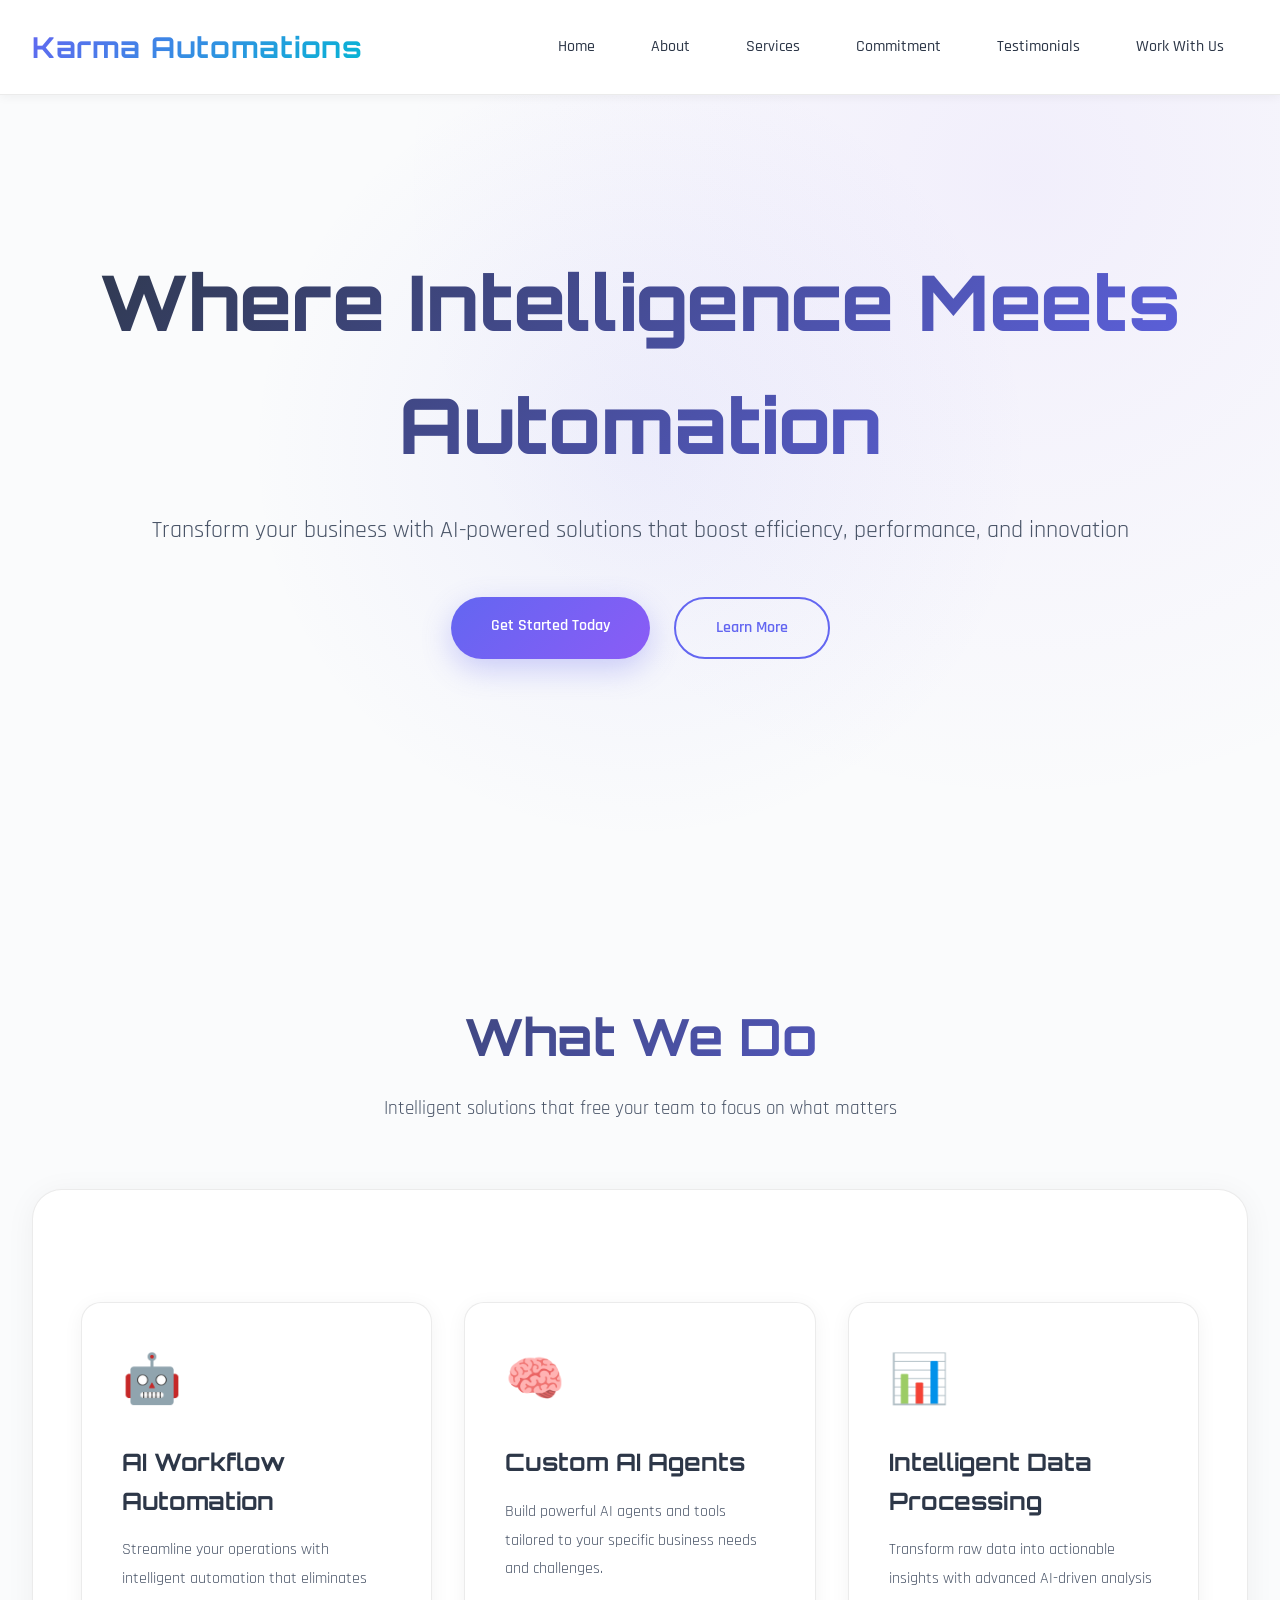
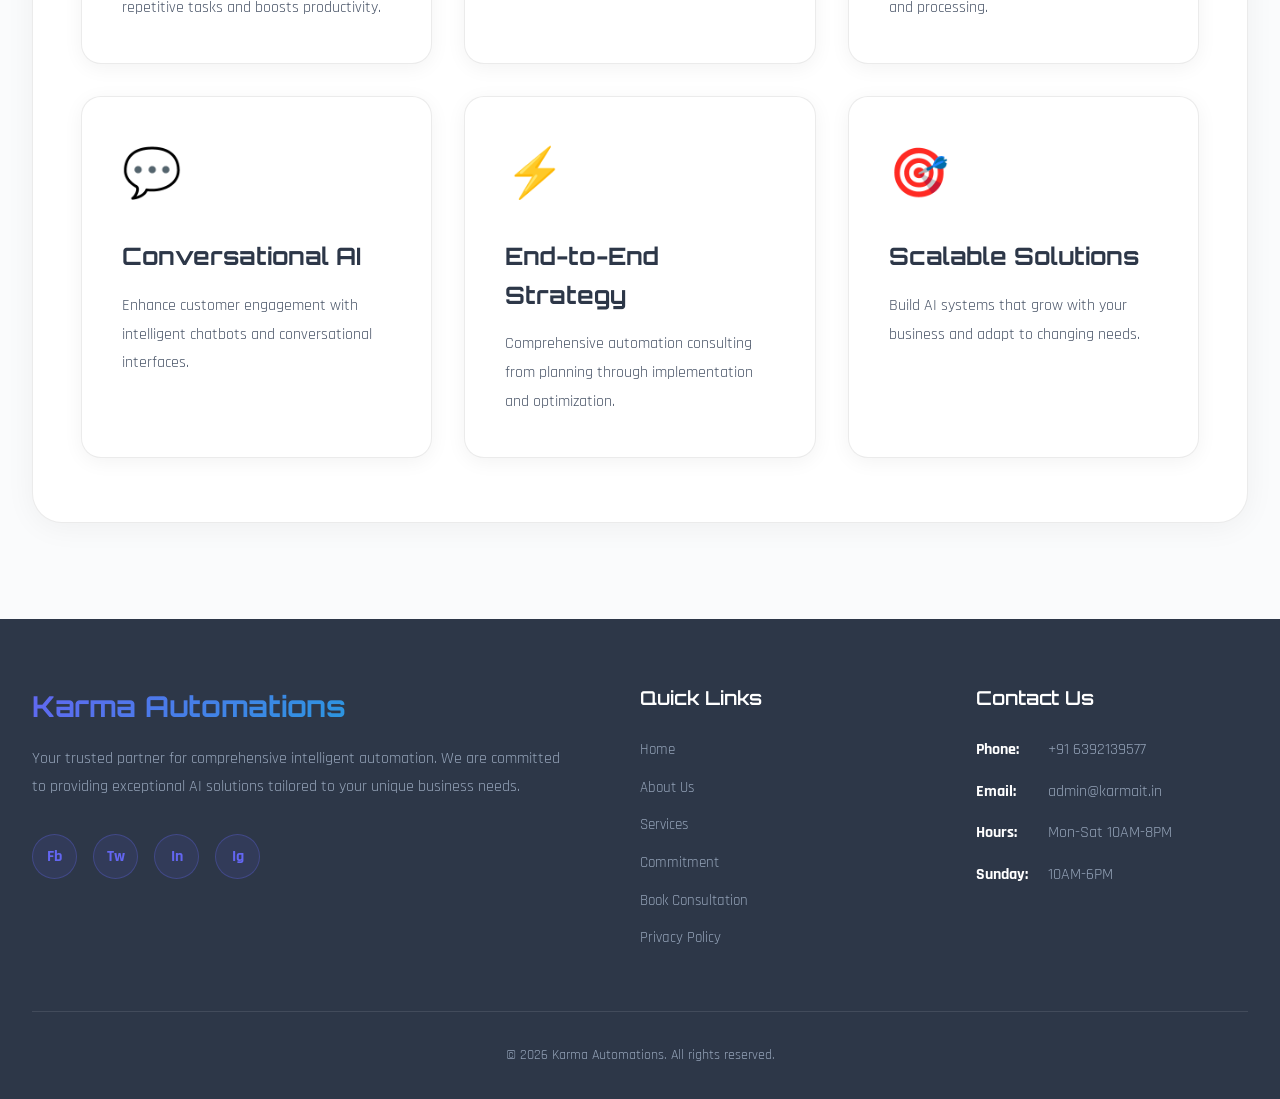
<file: index.html>
<!DOCTYPE html>
<html lang="en">
<head>
    <meta charset="UTF-8">
    <meta name="viewport" content="width=device-width, initial-scale=1.0">
    <title>Karma Automations - Where Intelligence Meets Automation</title>
    <link rel="preconnect" href="https://fonts.googleapis.com">
    <link rel="preconnect" href="https://fonts.gstatic.com" crossorigin>
    <link href="https://fonts.googleapis.com/css2?family=Orbitron:wght@400;500;600;700;800;900&family=Rajdhani:wght@300;400;500;600;700&display=swap" rel="stylesheet">
    <link rel="stylesheet" href="styles.css">
</head>
<body>
    <nav>
        <div class="nav-container">
            <a href="index.html" class="logo">Karma Automations</a>
            <ul class="nav-links">
                <li><a href="index.html">Home</a></li>
                <li><a href="about.html">About</a></li>
                <li><a href="services.html">Services</a></li>
                <li><a href="commitment.html">Commitment</a></li>
                <li><a href="testimonials.html">Testimonials</a></li>
                <li><a href="contact.html">Work With Us</a></li>
            </ul>
        </div>
    </nav>

    <!-- HOME PAGE -->
    <section class="hero">
        <div class="hero-bg"></div>
        <div class="hero-content">
            <h1>Where Intelligence Meets Automation</h1>
            <p>Transform your business with AI-powered solutions that boost efficiency, performance, and innovation</p>
            <div class="cta-buttons">
                <a href="contact.html" class="btn btn-primary">Get Started Today</a>
                <a href="about.html" class="btn btn-secondary">Learn More</a>
            </div>
        </div>
    </section>

    <section>
        <div class="section-header">
            <h2>What We Do</h2>
            <p>Intelligent solutions that free your team to focus on what matters</p>
        </div>
        <div class="content-section">
            <div class="cards-grid">
                <div class="card">
                    <div class="card-icon">🤖</div>
                    <h3>AI Workflow Automation</h3>
                    <p>Streamline your operations with intelligent automation that eliminates repetitive tasks and boosts productivity.</p>
                </div>
                <div class="card">
                    <div class="card-icon">🧠</div>
                    <h3>Custom AI Agents</h3>
                    <p>Build powerful AI agents and tools tailored to your specific business needs and challenges.</p>
                </div>
                <div class="card">
                    <div class="card-icon">📊</div>
                    <h3>Intelligent Data Processing</h3>
                    <p>Transform raw data into actionable insights with advanced AI-driven analysis and processing.</p>
                </div>
                <div class="card">
                    <div class="card-icon">💬</div>
                    <h3>Conversational AI</h3>
                    <p>Enhance customer engagement with intelligent chatbots and conversational interfaces.</p>
                </div>
                <div class="card">
                    <div class="card-icon">⚡</div>
                    <h3>End-to-End Strategy</h3>
                    <p>Comprehensive automation consulting from planning through implementation and optimization.</p>
                </div>
                <div class="card">
                    <div class="card-icon">🎯</div>
                    <h3>Scalable Solutions</h3>
                    <p>Build AI systems that grow with your business and adapt to changing needs.</p>
                </div>
            </div>
        </div>
    </section>

    <!-- FOOTER -->
    <footer>
        <div class="footer-content">
            <div class="footer-about">
                <h3>Karma Automations</h3>
                <p>Your trusted partner for comprehensive intelligent automation. We are committed to providing exceptional AI solutions tailored to your unique business needs.</p>
                <div class="social-links">
                    <a href="#">Fb</a>
                    <a href="#">Tw</a>
                    <a href="#">In</a>
                    <a href="#">Ig</a>
                </div>
            </div>

            <div class="footer-section">
                <h4>Quick Links</h4>
                <ul>
                    <li><a href="index.html">Home</a></li>
                    <li><a href="about.html">About Us</a></li>
                    <li><a href="services.html">Services</a></li>
                    <li><a href="commitment.html">Commitment</a></li>
                    <li><a href="contact.html">Book Consultation</a></li>
                    <li><a href="privacy-policy.html">Privacy Policy</a></li>
                </ul>
            </div>

            <div class="footer-section">
                <h4>Contact Us</h4>
                <div class="contact-info-item">
                    <strong>Phone:</strong>
                    <span>+91 6392139577</span>
                </div>
                <div class="contact-info-item">
                    <strong>Email:</strong>
                    <span><a href="admin@karmait.in">admin@karmait.in</a></span>
                </div>
                <div class="contact-info-item">
                    <strong>Hours:</strong>
                    <span>Mon-Sat 10AM-8PM</span>
                </div>
                <div class="contact-info-item">
                    <strong>Sunday:</strong>
                    <span>10AM-6PM</span>
                </div>
            </div>
        </div>
        <div class="footer-bottom">
            <p>&copy; 2026 Karma Automations. All rights reserved.</p>
        </div>
    </footer>

    <script src="script.js"></script>
</body>
</html>
</file>
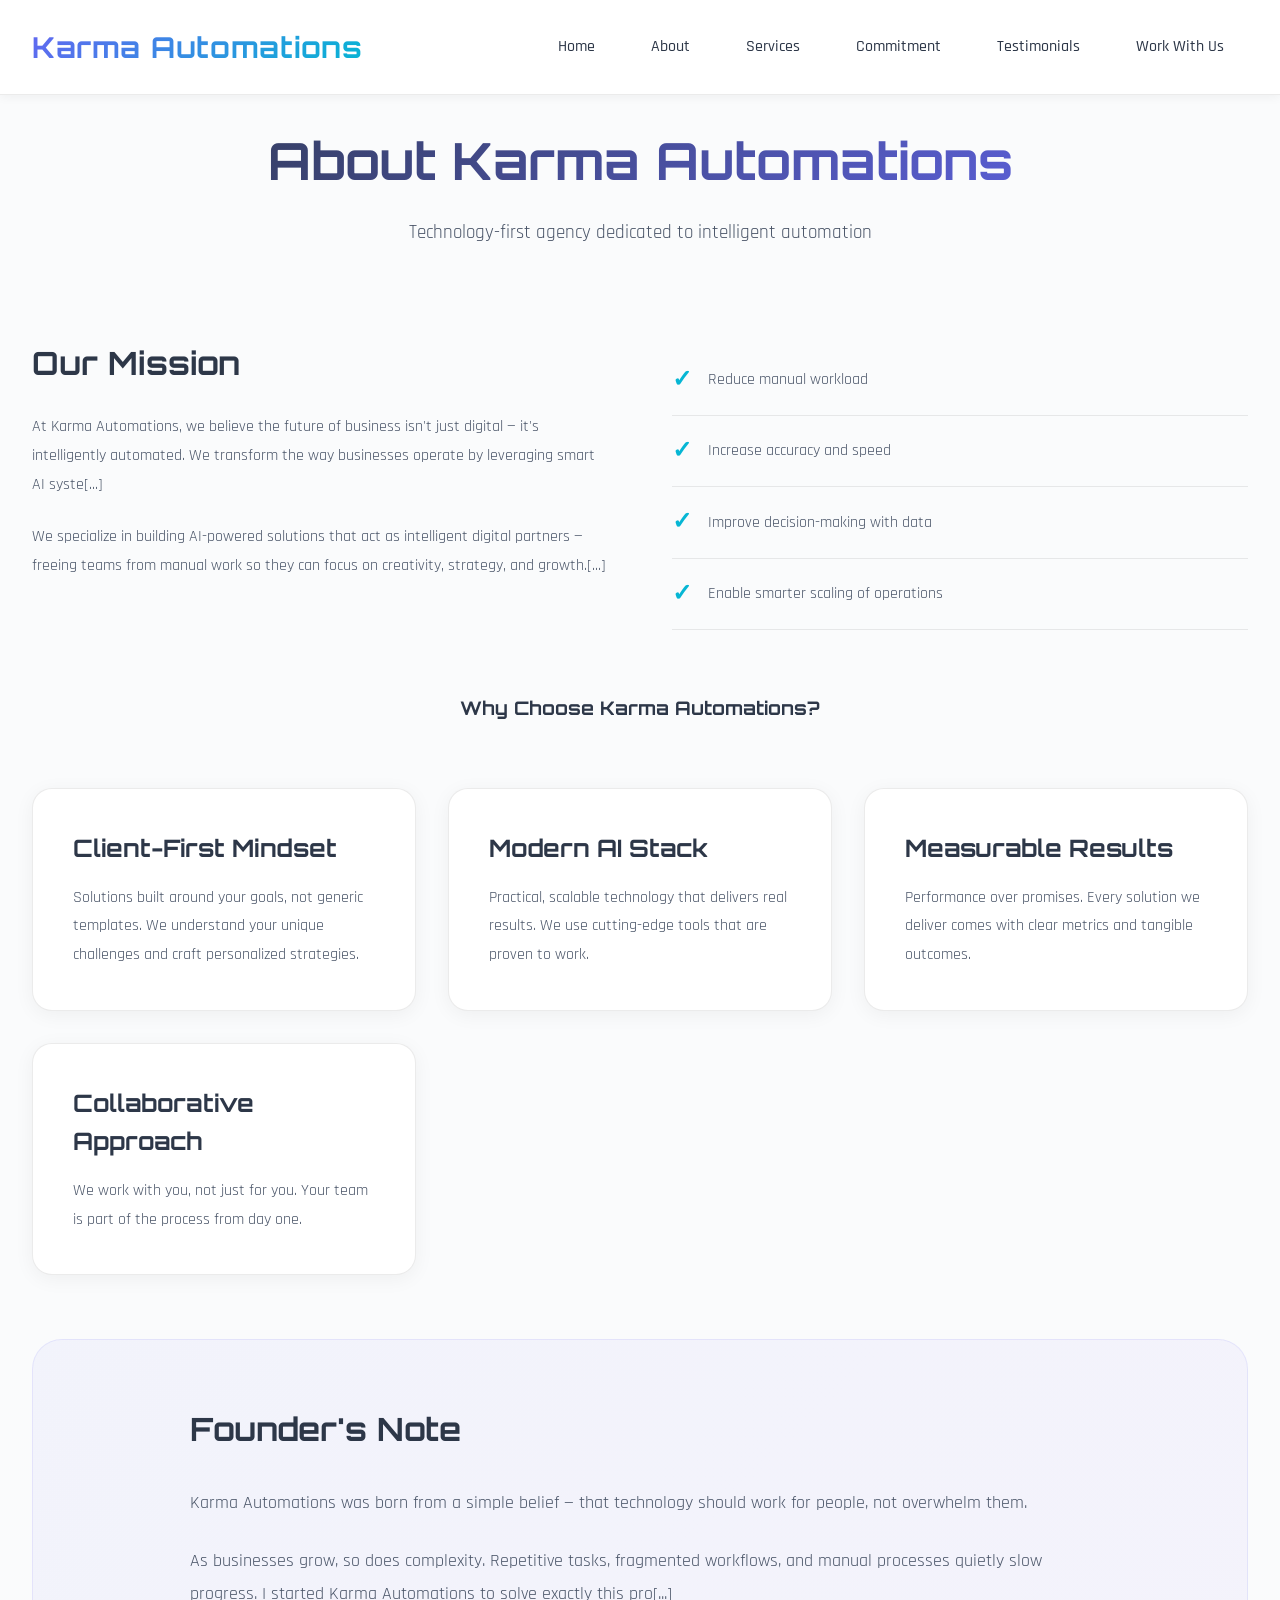
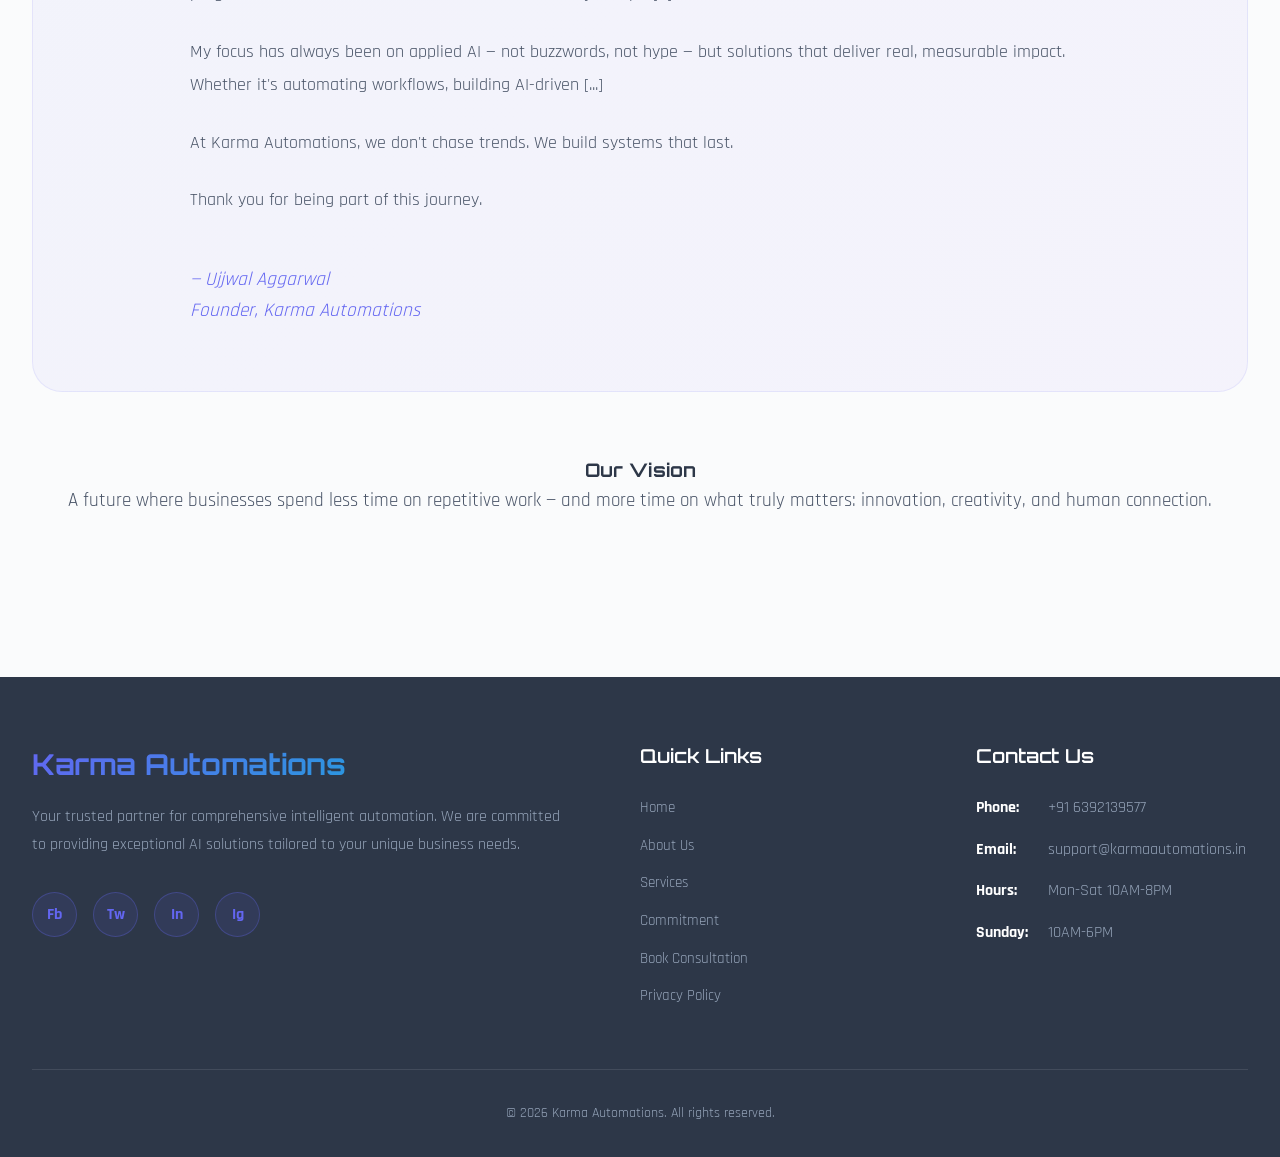
<file: about.html>
<!DOCTYPE html>
<html lang="en">
<head>
    <meta charset="UTF-8">
    <meta name="viewport" content="width=device-width, initial-scale=1.0">
    <title>About Us - Karma Automations</title>
    <link rel="preconnect" href="https://fonts.googleapis.com">
    <link rel="preconnect" href="https://fonts.gstatic.com" crossorigin>
    <link href="https://fonts.googleapis.com/css2?family=Orbitron:wght@400;500;600;700;800;900&family=Rajdhani:wght@300;400;500;600;700&display=swap" rel="stylesheet">
    <link rel="stylesheet" href="styles.css">
</head>
<body>
    <nav>
        <div class="nav-container">
            <a href="index.html" class="logo">Karma Automations</a>
            <ul class="nav-links">
                <li><a href="index.html">Home</a></li>
                <li><a href="about.html">About</a></li>
                <li><a href="services.html">Services</a></li>
                <li><a href="commitment.html">Commitment</a></li>
                <li><a href="testimonials.html">Testimonials</a></li>
                <li><a href="contact.html">Work With Us</a></li>
            </ul>
        </div>
    </nav>

    <!-- ABOUT PAGE -->
    <section style="padding-top: 120px;">
        <div class="section-header">
            <h2>About Karma Automations</h2>
            <p>Technology-first agency dedicated to intelligent automation</p>
        </div>

        <div class="about-content">
            <div class="about-text">
                <h3>Our Mission</h3>
                <p>At Karma Automations, we believe the future of business isn't just digital — it's intelligently automated. We transform the way businesses operate by leveraging smart AI syste[...]
                <p>We specialize in building AI-powered solutions that act as intelligent digital partners — freeing teams from manual work so they can focus on creativity, strategy, and growth.[...]
            </div>
            <div>
                <ul class="features-list">
                    <li>Reduce manual workload</li>
                    <li>Increase accuracy and speed</li>
                    <li>Improve decision-making with data</li>
                    <li>Enable smarter scaling of operations</li>
                </ul>
            </div>
        </div>

        <div style="margin-top: 4rem;">
            <div class="section-header">
                <h3>Why Choose Karma Automations?</h3>
            </div>
            <div class="cards-grid">
                <div class="card">
                    <h3>Client-First Mindset</h3>
                    <p>Solutions built around your goals, not generic templates. We understand your unique challenges and craft personalized strategies.</p>
                </div>
                <div class="card">
                    <h3>Modern AI Stack</h3>
                    <p>Practical, scalable technology that delivers real results. We use cutting-edge tools that are proven to work.</p>
                </div>
                <div class="card">
                    <h3>Measurable Results</h3>
                    <p>Performance over promises. Every solution we deliver comes with clear metrics and tangible outcomes.</p>
                </div>
                <div class="card">
                    <h3>Collaborative Approach</h3>
                    <p>We work with you, not just for you. Your team is part of the process from day one.</p>
                </div>
            </div>
        </div>

        <div class="founder-section">
            <div class="founder-content">
                <h3>Founder's Note</h3>
                <p>Karma Automations was born from a simple belief — that technology should work for people, not overwhelm them.</p>
                <p>As businesses grow, so does complexity. Repetitive tasks, fragmented workflows, and manual processes quietly slow progress. I started Karma Automations to solve exactly this pro[...]
                <p>My focus has always been on applied AI — not buzzwords, not hype — but solutions that deliver real, measurable impact. Whether it's automating workflows, building AI-driven [...]
                <p>At Karma Automations, we don't chase trends. We build systems that last.</p>
                <p>Thank you for being part of this journey.</p>
                <div class="signature">— Ujjwal Aggarwal<br>Founder, Karma Automations</div>
            </div>
        </div>

        <div style="margin-top: 4rem;">
            <div class="section-header">
                <h3>Our Vision</h3>
                <p>A future where businesses spend less time on repetitive work — and more time on what truly matters: innovation, creativity, and human connection.</p>
            </div>
        </div>
    </section>

    <!-- FOOTER -->
    <footer>
        <div class="footer-content">
            <div class="footer-about">
                <h3>Karma Automations</h3>
                <p>Your trusted partner for comprehensive intelligent automation. We are committed to providing exceptional AI solutions tailored to your unique business needs.</p>
                <div class="social-links">
                    <a href="#">Fb</a>
                    <a href="#">Tw</a>
                    <a href="#">In</a>
                    <a href="#">Ig</a>
                </div>
            </div>

            <div class="footer-section">
                <h4>Quick Links</h4>
                <ul>
                    <li><a href="index.html">Home</a></li>
                    <li><a href="about.html">About Us</a></li>
                    <li><a href="services.html">Services</a></li>
                    <li><a href="commitment.html">Commitment</a></li>
                    <li><a href="contact.html">Book Consultation</a></li>
                    <li><a href="privacy-policy.html">Privacy Policy</a></li>
                </ul>
            </div>

            <div class="footer-section">
                <h4>Contact Us</h4>
                <div class="contact-info-item">
                    <strong>Phone:</strong>
                    <span>+91 6392139577</span>
                </div>
                <div class="contact-info-item">
                    <strong>Email:</strong>
                    <span><a href="mailto:support@karmaautomations.in">support@karmaautomations.in</a></span>
                </div>
                <div class="contact-info-item">
                    <strong>Hours:</strong>
                    <span>Mon-Sat 10AM-8PM</span>
                </div>
                <div class="contact-info-item">
                    <strong>Sunday:</strong>
                    <span>10AM-6PM</span>
                </div>
            </div>
        </div>
        <div class="footer-bottom">
            <p>&copy; 2026 Karma Automations. All rights reserved.</p>
        </div>
    </footer>

    <script src="script.js"></script>
</body>
</html>
</file>
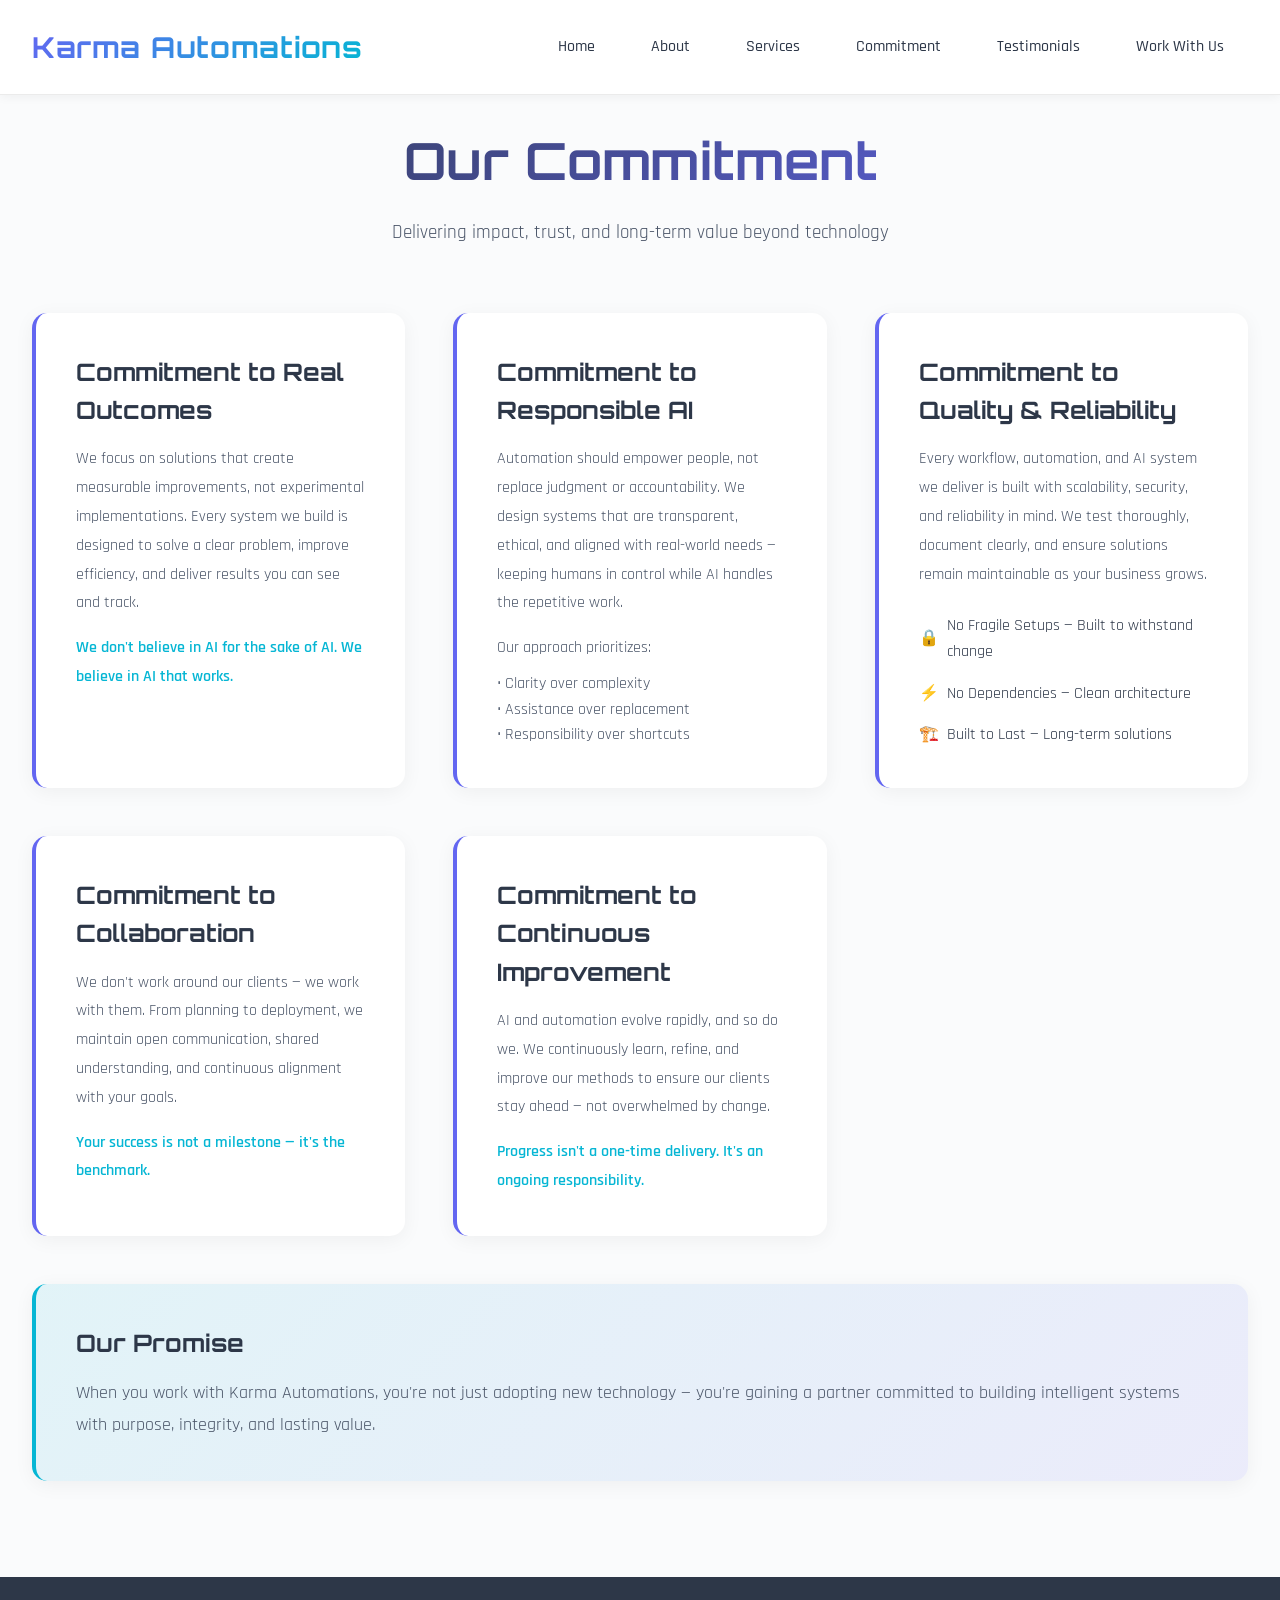
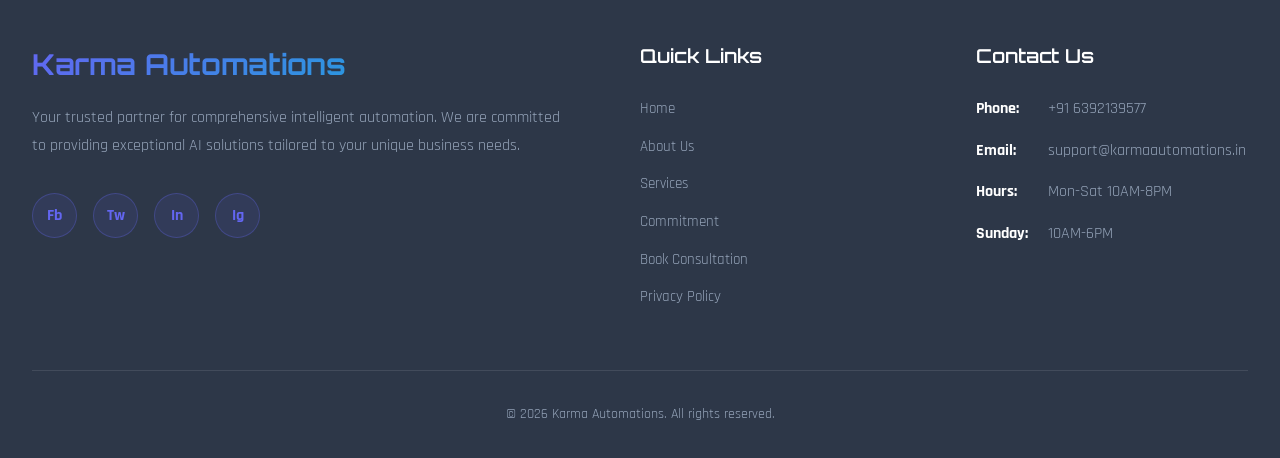
<file: commitment.html>
<!DOCTYPE html>
<html lang="en">
<head>
    <meta charset="UTF-8">
    <meta name="viewport" content="width=device-width, initial-scale=1.0">
    <title>Our Commitment - Karma Automations</title>
    <link rel="preconnect" href="https://fonts.googleapis.com">
    <link rel="preconnect" href="https://fonts.gstatic.com" crossorigin>
    <link href="https://fonts.googleapis.com/css2?family=Orbitron:wght@400;500;600;700;800;900&family=Rajdhani:wght@300;400;500;600;700&display=swap" rel="stylesheet">
    <link rel="stylesheet" href="styles.css">
</head>
<body>
    <nav>
        <div class="nav-container">
            <a href="index.html" class="logo">Karma Automations</a>
            <ul class="nav-links">
                <li><a href="index.html">Home</a></li>
                <li><a href="about.html">About</a></li>
                <li><a href="services.html">Services</a></li>
                <li><a href="commitment.html">Commitment</a></li>
                <li><a href="testimonials.html">Testimonials</a></li>
                <li><a href="contact.html">Work With Us</a></li>
            </ul>
        </div>
    </nav>

    <!-- COMMITMENT PAGE -->
    <section style="padding-top: 120px;">
        <div class="section-header">
            <h2>Our Commitment</h2>
            <p>Delivering impact, trust, and long-term value beyond technology</p>
        </div>

        <div class="commitment-grid">
            <div class="commitment-card">
                <h3>Commitment to Real Outcomes</h3>
                <p>We focus on solutions that create measurable improvements, not experimental implementations. Every system we build is designed to solve a clear problem, improve efficiency, and deliver results you can see and track.</p>
                <p style="margin-top: 1rem; color: var(--accent); font-weight: 600;">We don't believe in AI for the sake of AI. We believe in AI that works.</p>
            </div>

            <div class="commitment-card">
                <h3>Commitment to Responsible AI</h3>
                <p>Automation should empower people, not replace judgment or accountability. We design systems that are transparent, ethical, and aligned with real-world needs — keeping humans in control while AI handles the repetitive work.</p>
                <p style="margin-top: 1rem;">Our approach prioritizes:</p>
                <ul style="list-style: none; margin-top: 0.5rem; color: var(--text-gray);">
                    <li>• Clarity over complexity</li>
                    <li>• Assistance over replacement</li>
                    <li>• Responsibility over shortcuts</li>
                </ul>
            </div>

            <div class="commitment-card">
                <h3>Commitment to Quality & Reliability</h3>
                <p>Every workflow, automation, and AI system we deliver is built with scalability, security, and reliability in mind. We test thoroughly, document clearly, and ensure solutions remain maintainable as your business grows.</p>
                <div style="margin-top: 1.5rem; display: grid; gap: 1rem;">
                    <div style="display: flex; align-items: center; gap: 0.5rem;">
                        <span>🔒</span>
                        <span>No Fragile Setups — Built to withstand change</span>
                    </div>
                    <div style="display: flex; align-items: center; gap: 0.5rem;">
                        <span>⚡</span>
                        <span>No Dependencies — Clean architecture</span>
                    </div>
                    <div style="display: flex; align-items: center; gap: 0.5rem;">
                        <span>🏗️</span>
                        <span>Built to Last — Long-term solutions</span>
                    </div>
                </div>
            </div>

            <div class="commitment-card">
                <h3>Commitment to Collaboration</h3>
                <p>We don't work around our clients — we work with them. From planning to deployment, we maintain open communication, shared understanding, and continuous alignment with your goals.</p>
                <p style="margin-top: 1rem; color: var(--accent); font-weight: 600;">Your success is not a milestone — it's the benchmark.</p>
            </div>

            <div class="commitment-card">
                <h3>Commitment to Continuous Improvement</h3>
                <p>AI and automation evolve rapidly, and so do we. We continuously learn, refine, and improve our methods to ensure our clients stay ahead — not overwhelmed by change.</p>
                <p style="margin-top: 1rem; color: var(--accent); font-weight: 600;">Progress isn't a one-time delivery. It's an ongoing responsibility.</p>
            </div>

            <div class="commitment-card" style="grid-column: 1 / -1; border-left: 4px solid var(--accent); background: linear-gradient(135deg, rgba(6, 182, 212, 0.1), rgba(99, 102, 241, 0.1));">
                <h3>Our Promise</h3>
                <p style="font-size: 1.1rem;">When you work with Karma Automations, you're not just adopting new technology — you're gaining a partner committed to building intelligent systems with purpose, integrity, and lasting value.</p>
            </div>
        </div>
    </section>

    <!-- FOOTER -->
    <footer>
        <div class="footer-content">
            <div class="footer-about">
                <h3>Karma Automations</h3>
                <p>Your trusted partner for comprehensive intelligent automation. We are committed to providing exceptional AI solutions tailored to your unique business needs.</p>
                <div class="social-links">
                    <a href="#">Fb</a>
                    <a href="#">Tw</a>
                    <a href="#">In</a>
                    <a href="#">Ig</a>
                </div>
            </div>

            <div class="footer-section">
                <h4>Quick Links</h4>
                <ul>
                    <li><a href="index.html">Home</a></li>
                    <li><a href="about.html">About Us</a></li>
                    <li><a href="services.html">Services</a></li>
                    <li><a href="commitment.html">Commitment</a></li>
                    <li><a href="contact.html">Book Consultation</a></li>
                    <li><a href="privacy-policy.html">Privacy Policy</a></li>
                </ul>
            </div>

            <div class="footer-section">
                <h4>Contact Us</h4>
                <div class="contact-info-item">
                    <strong>Phone:</strong>
                    <span>+91 6392139577</span>
                </div>
                <div class="contact-info-item">
                    <strong>Email:</strong>
                    <span><a href="mailto:support@karmaautomations.in">support@karmaautomations.in</a></span>
                </div>
                <div class="contact-info-item">
                    <strong>Hours:</strong>
                    <span>Mon-Sat 10AM-8PM</span>
                </div>
                <div class="contact-info-item">
                    <strong>Sunday:</strong>
                    <span>10AM-6PM</span>
                </div>
            </div>
        </div>
        <div class="footer-bottom">
            <p>&copy; 2026 Karma Automations. All rights reserved.</p>
        </div>
    </footer>

    <script src="script.js"></script>
</body>
</html>
</file>
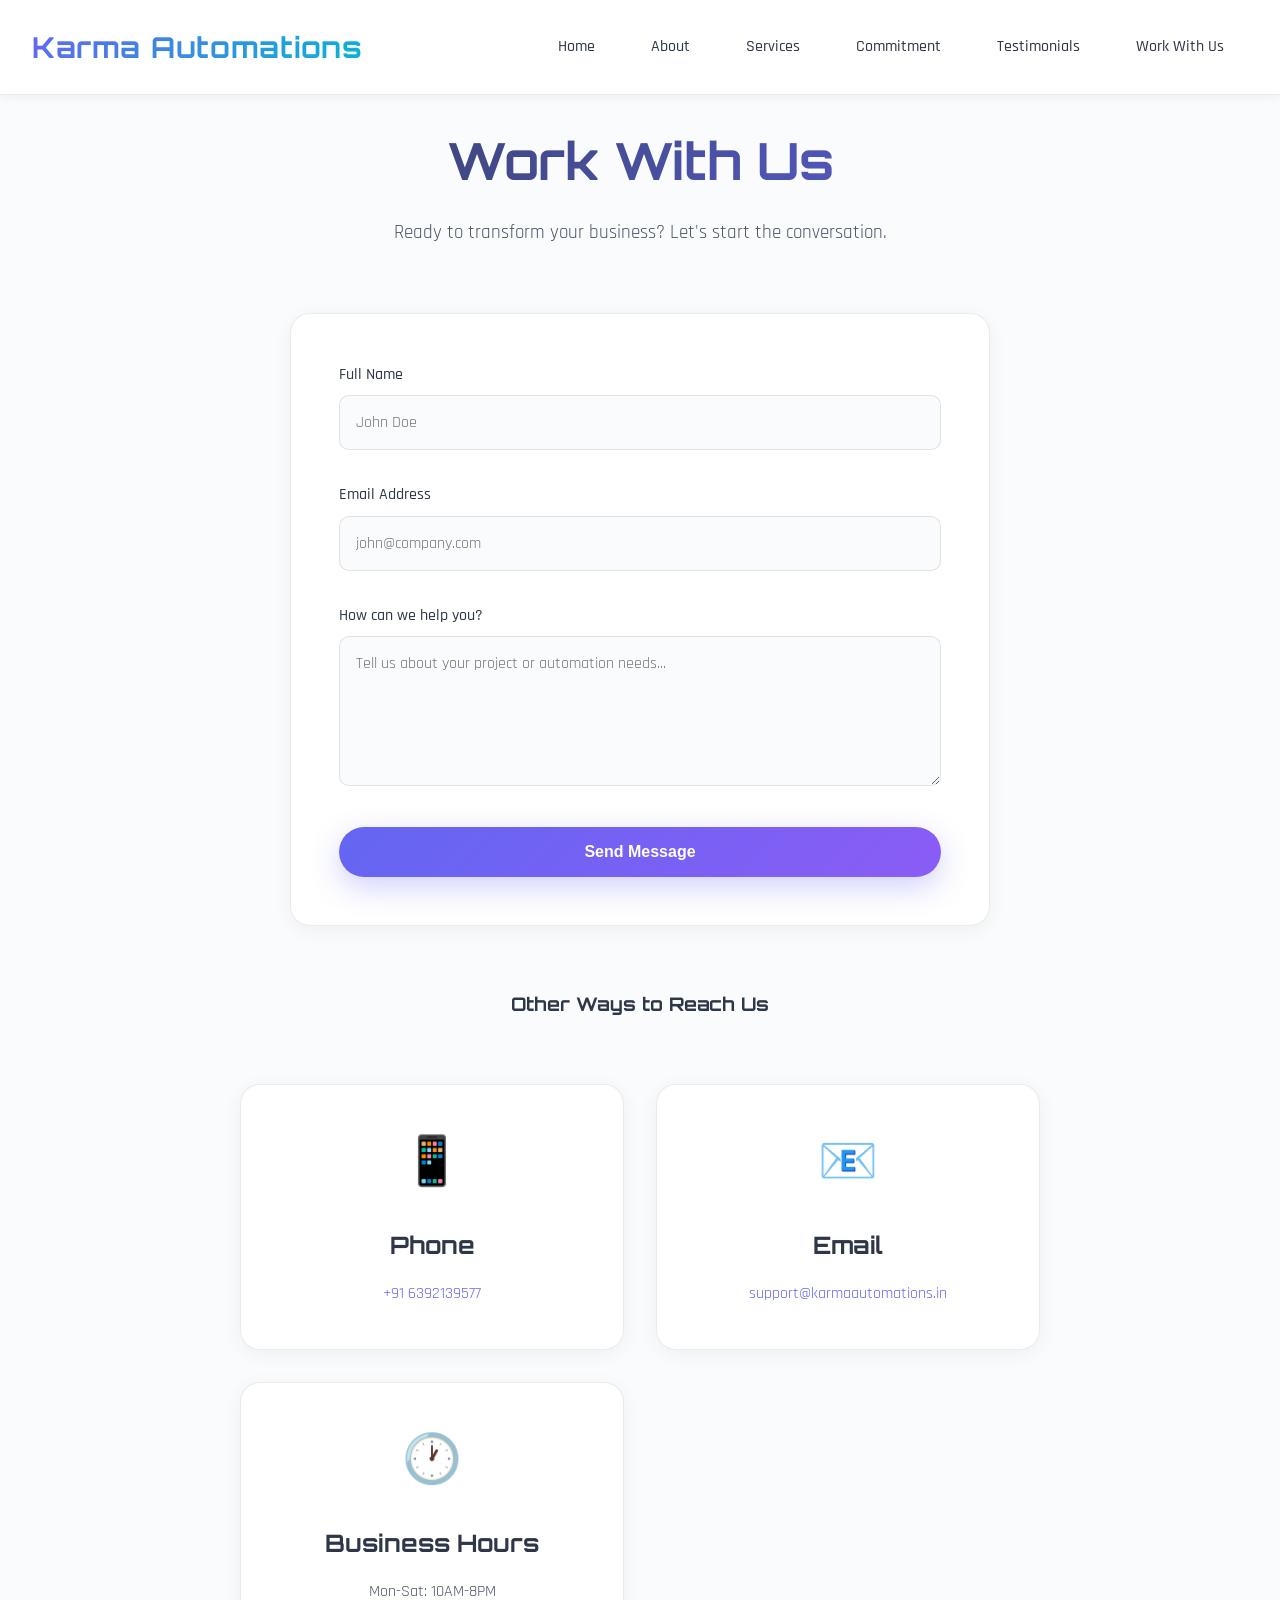
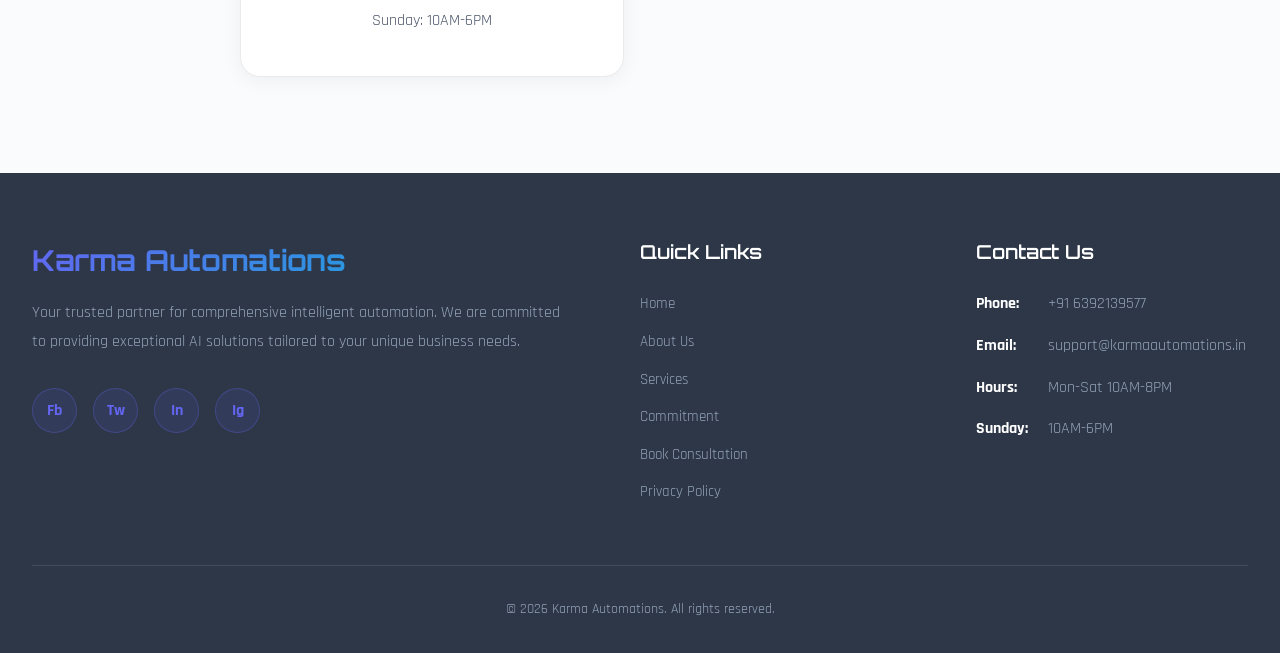
<file: contact.html>
<!DOCTYPE html>
<html lang="en">
<head>
    <meta charset="UTF-8">
    <meta name="viewport" content="width=device-width, initial-scale=1.0">
    <title>Contact Us - Karma Automations</title>
    <link rel="preconnect" href="https://fonts.googleapis.com">
    <link rel="preconnect" href="https://fonts.gstatic.com" crossorigin>
    <link href="https://fonts.googleapis.com/css2?family=Orbitron:wght@400;500;600;700;800;900&family=Rajdhani:wght@300;400;500;600;700&display=swap" rel="stylesheet">
    <link rel="stylesheet" href="styles.css">
</head>
<body>
    <nav>
        <div class="nav-container">
            <a href="index.html" class="logo">Karma Automations</a>
            <ul class="nav-links">
                <li><a href="index.html">Home</a></li>
                <li><a href="about.html">About</a></li>
                <li><a href="services.html">Services</a></li>
                <li><a href="commitment.html">Commitment</a></li>
                <li><a href="testimonials.html">Testimonials</a></li>
                <li><a href="contact.html">Work With Us</a></li>
            </ul>
        </div>
    </nav>

    <!-- CONTACT PAGE -->
    <section style="padding-top: 120px;">
        <div class="section-header">
            <h2>Work With Us</h2>
            <p>Ready to transform your business? Let's start the conversation.</p>
        </div>

        <div class="contact-form">
            <form id="contactForm">
                <div class="form-group">
                    <label>Full Name</label>
                    <input type="text" id="fullName" placeholder="John Doe" required>
                </div>
                <div class="form-group">
                    <label>Email Address</label>
                    <input type="email" id="email" placeholder="john@company.com" required>
                </div>
                <div class="form-group">
                    <label>How can we help you?</label>
                    <textarea id="message" placeholder="Tell us about your project or automation needs..." required></textarea>
                </div>
                <button type="submit" class="btn btn-primary" style="width: 100%;" id="submitBtn">
                    Send Message
                </button>
            </form>
        </div>

        <div style="margin-top: 4rem; text-align: center; max-width: 800px; margin-left: auto; margin-right: auto;">
            <div class="section-header">
                <h3>Other Ways to Reach Us</h3>
            </div>
            <div class="cards-grid" style="grid-template-columns: repeat(auto-fit, minmax(250px, 1fr));">
                <div class="card">
                    <div class="card-icon">📱</div>
                    <h3>Phone</h3>
                    <p><a href="tel:+916392139577" style="color: var(--primary); text-decoration: none;">+91 6392139577</a></p>
                </div>
                <div class="card">
                    <div class="card-icon">📧</div>
                    <h3>Email</h3>
                    <p><a href="mailto:support@karmaautomations.in" style="color: var(--primary); text-decoration: none;">support@karmaautomations.in</a></p>
                </div>
                <div class="card">
                    <div class="card-icon">🕐</div>
                    <h3>Business Hours</h3>
                    <p>Mon-Sat: 10AM-8PM<br>Sunday: 10AM-6PM</p>
                </div>
            </div>
        </div>
    </section>

    <!-- FOOTER -->
    <footer>
        <div class="footer-content">
            <div class="footer-about">
                <h3>Karma Automations</h3>
                <p>Your trusted partner for comprehensive intelligent automation. We are committed to providing exceptional AI solutions tailored to your unique business needs.</p>
                <div class="social-links">
                    <a href="#">Fb</a>
                    <a href="#">Tw</a>
                    <a href="#">In</a>
                    <a href="#">Ig</a>
                </div>
            </div>

            <div class="footer-section">
                <h4>Quick Links</h4>
                <ul>
                    <li><a href="index.html">Home</a></li>
                    <li><a href="about.html">About Us</a></li>
                    <li><a href="services.html">Services</a></li>
                    <li><a href="commitment.html">Commitment</a></li>
                    <li><a href="contact.html">Book Consultation</a></li>
                    <li><a href="privacy-policy.html">Privacy Policy</a></li>
                </ul>
            </div>

            <div class="footer-section">
                <h4>Contact Us</h4>
                <div class="contact-info-item">
                    <strong>Phone:</strong>
                    <span>+91 6392139577</span>
                </div>
                <div class="contact-info-item">
                    <strong>Email:</strong>
                    <span><a href="mailto:support@karmaautomations.in">support@karmaautomations.in</a></span>
                </div>
                <div class="contact-info-item">
                    <strong>Hours:</strong>
                    <span>Mon-Sat 10AM-8PM</span>
                </div>
                <div class="contact-info-item">
                    <strong>Sunday:</strong>
                    <span>10AM-6PM</span>
                </div>
            </div>
        </div>
        <div class="footer-bottom">
            <p>&copy; 2026 Karma Automations. All rights reserved.</p>
        </div>
    </footer>

    <script src="script.js"></script>
</body>
</html>
</file>
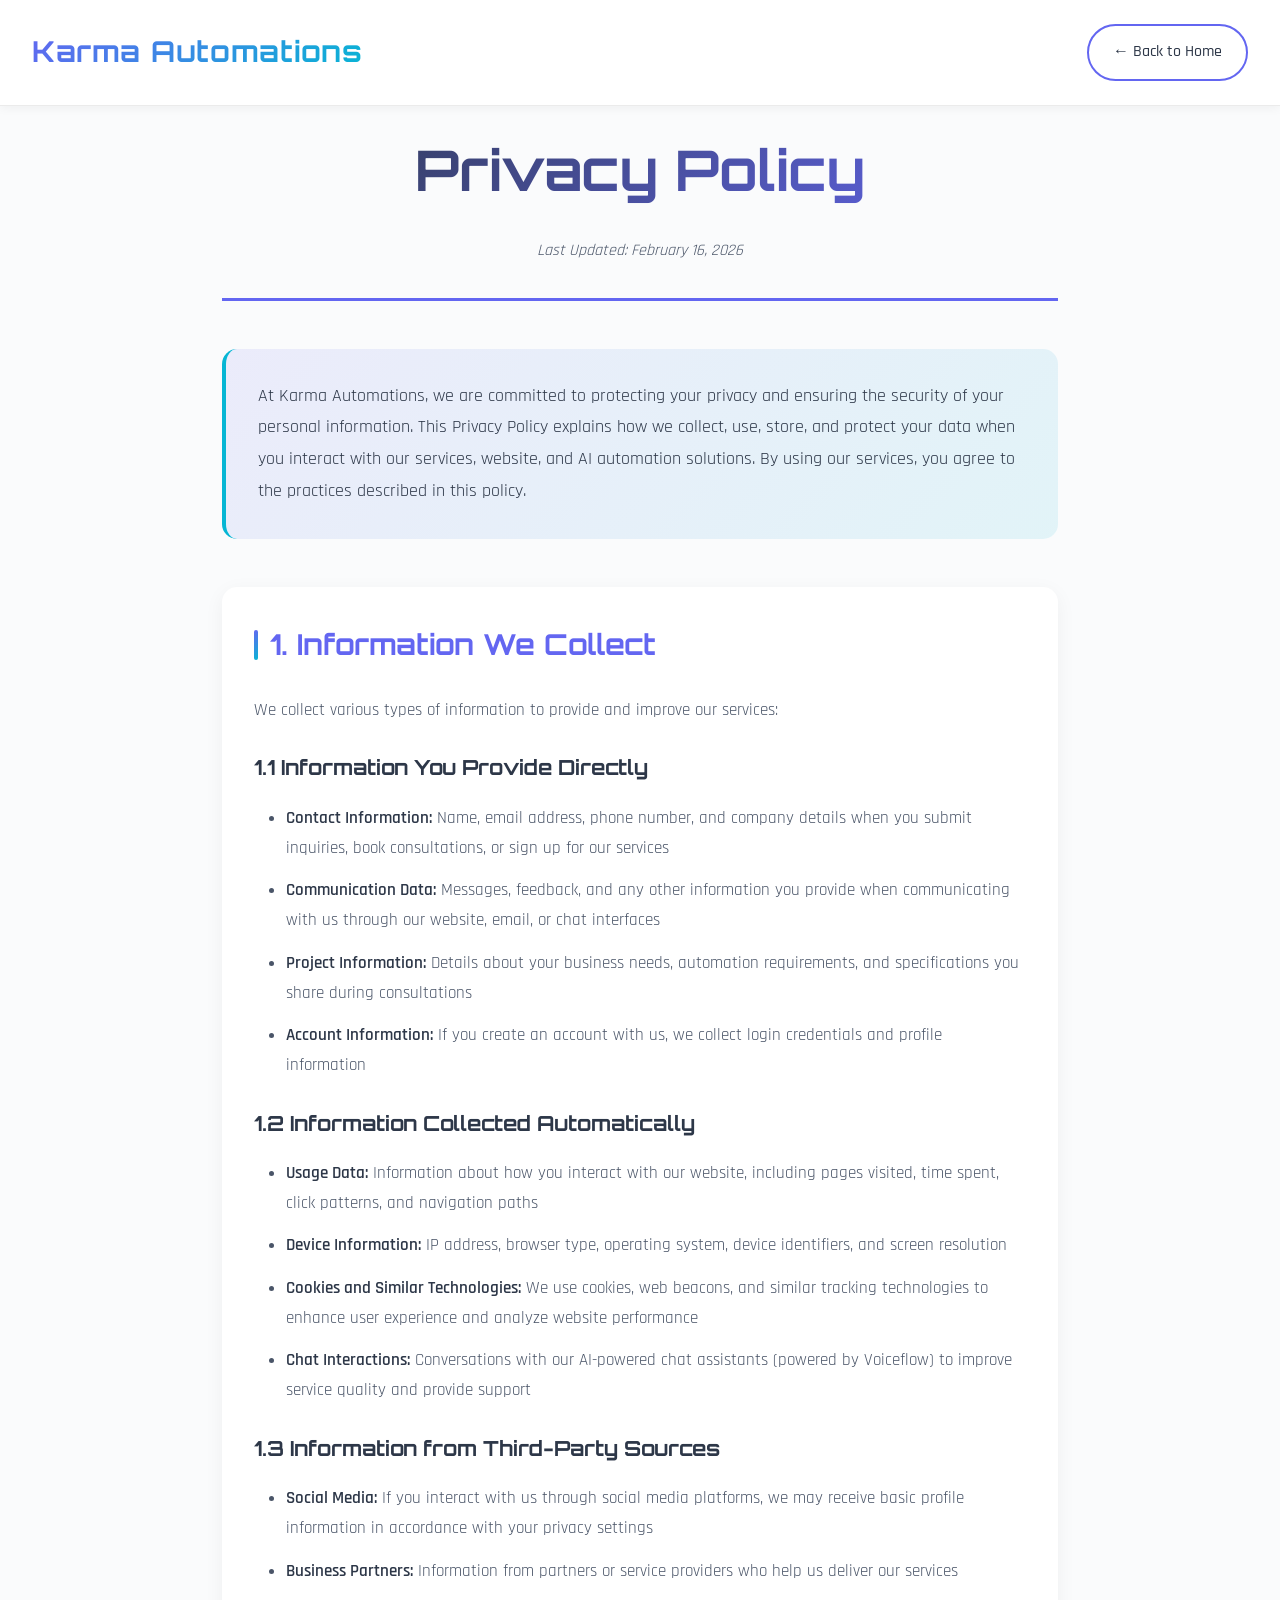
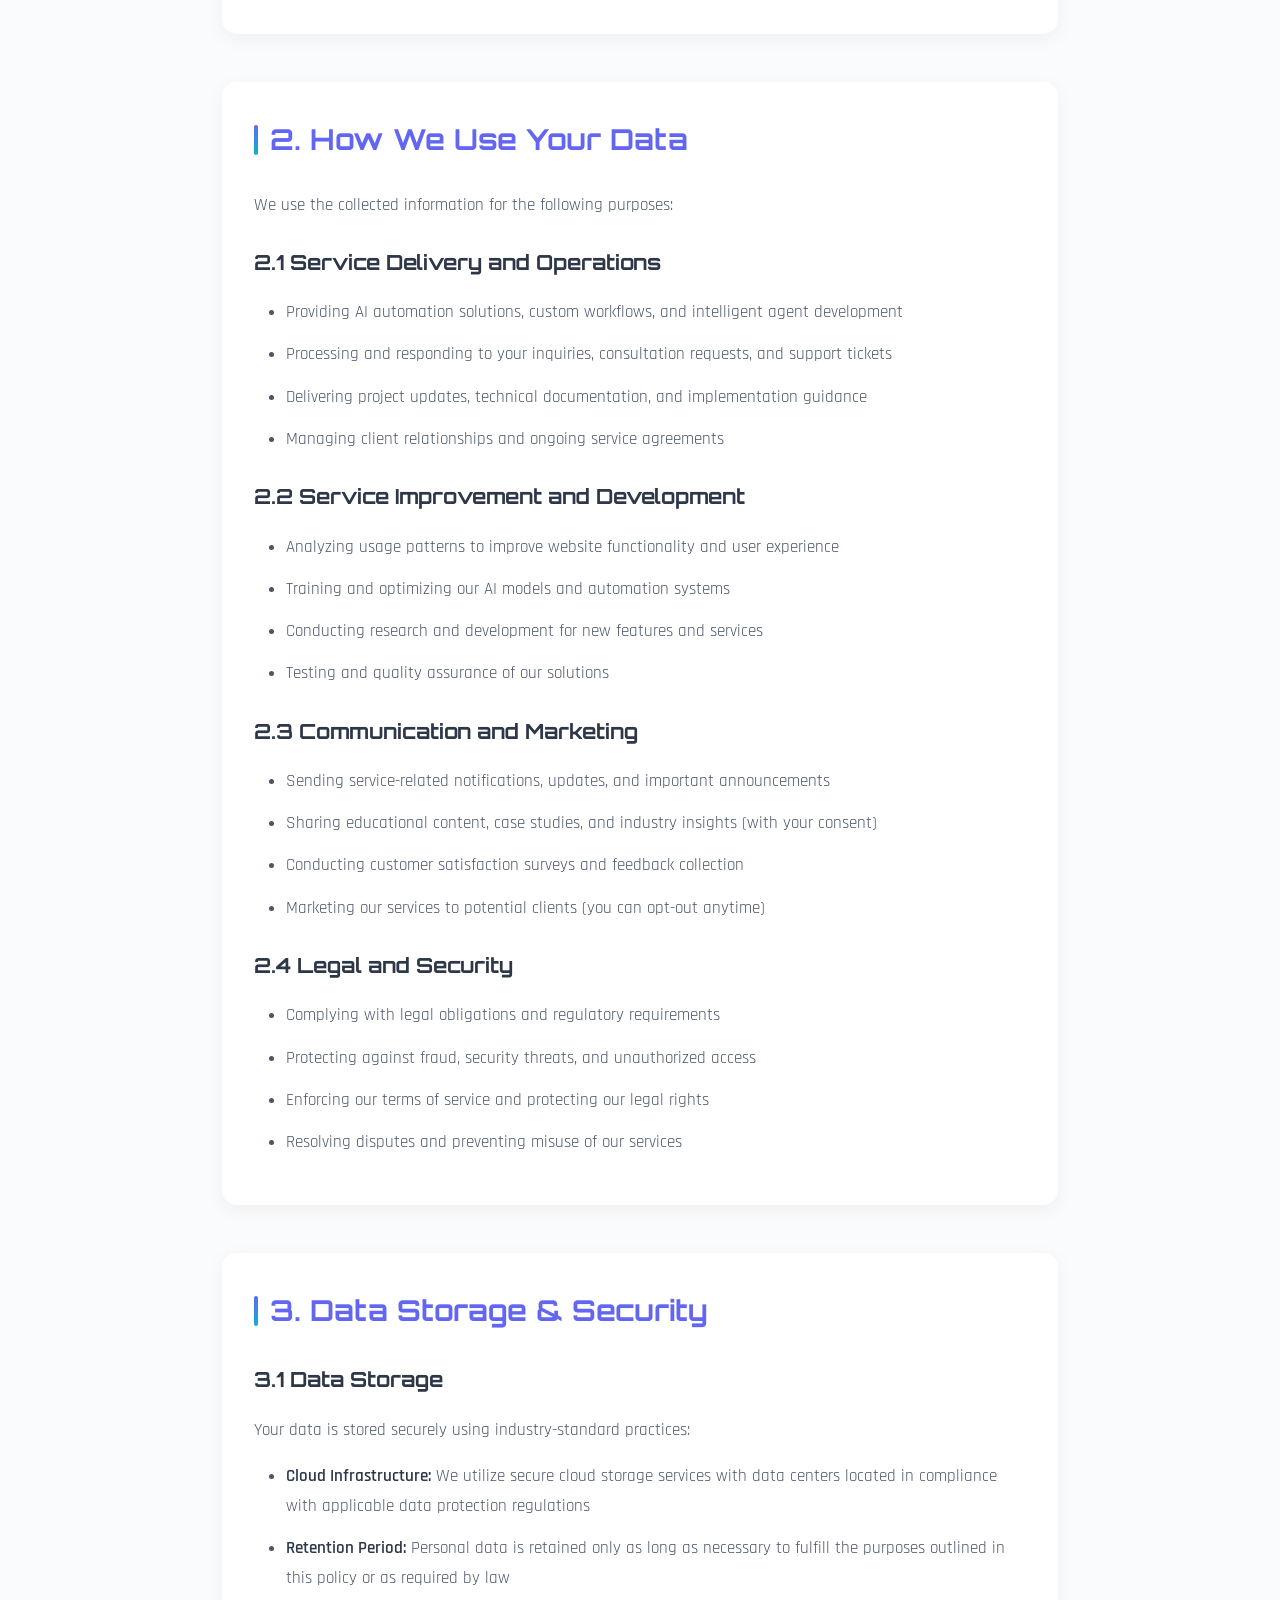
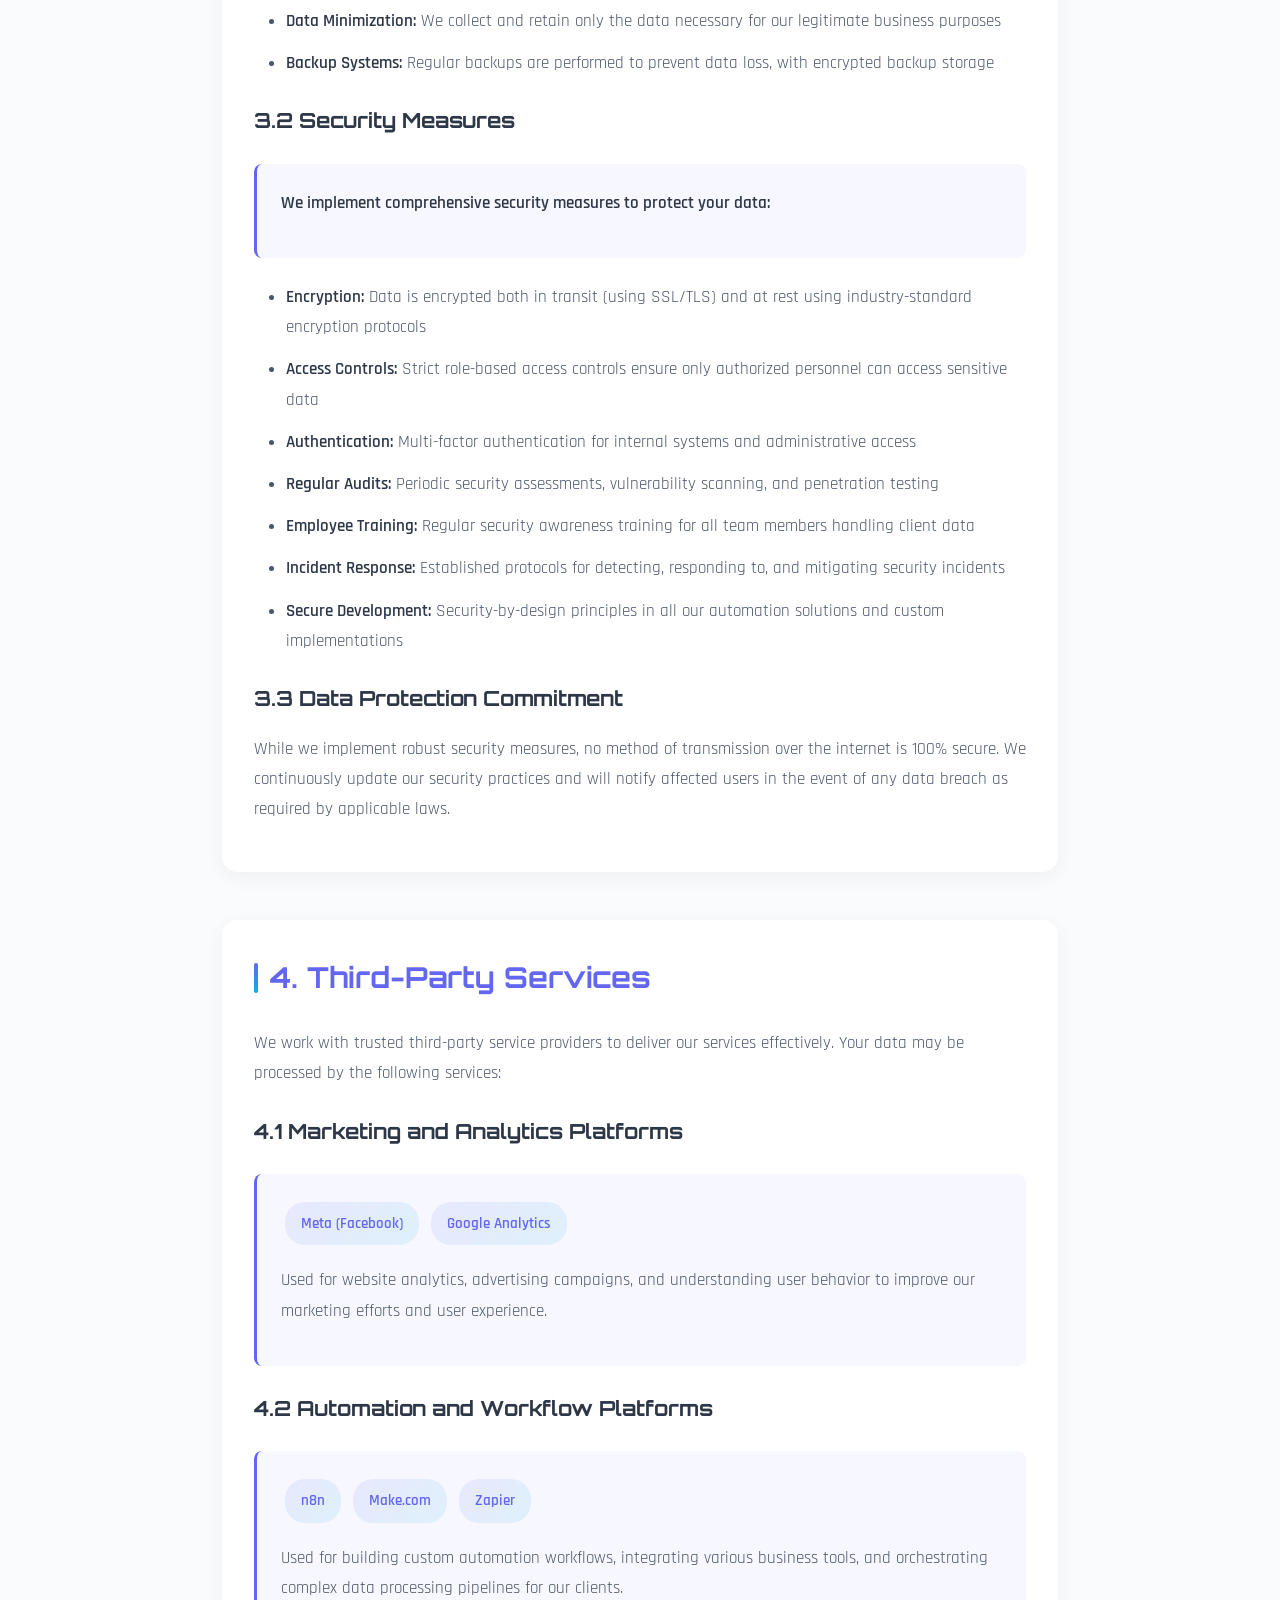
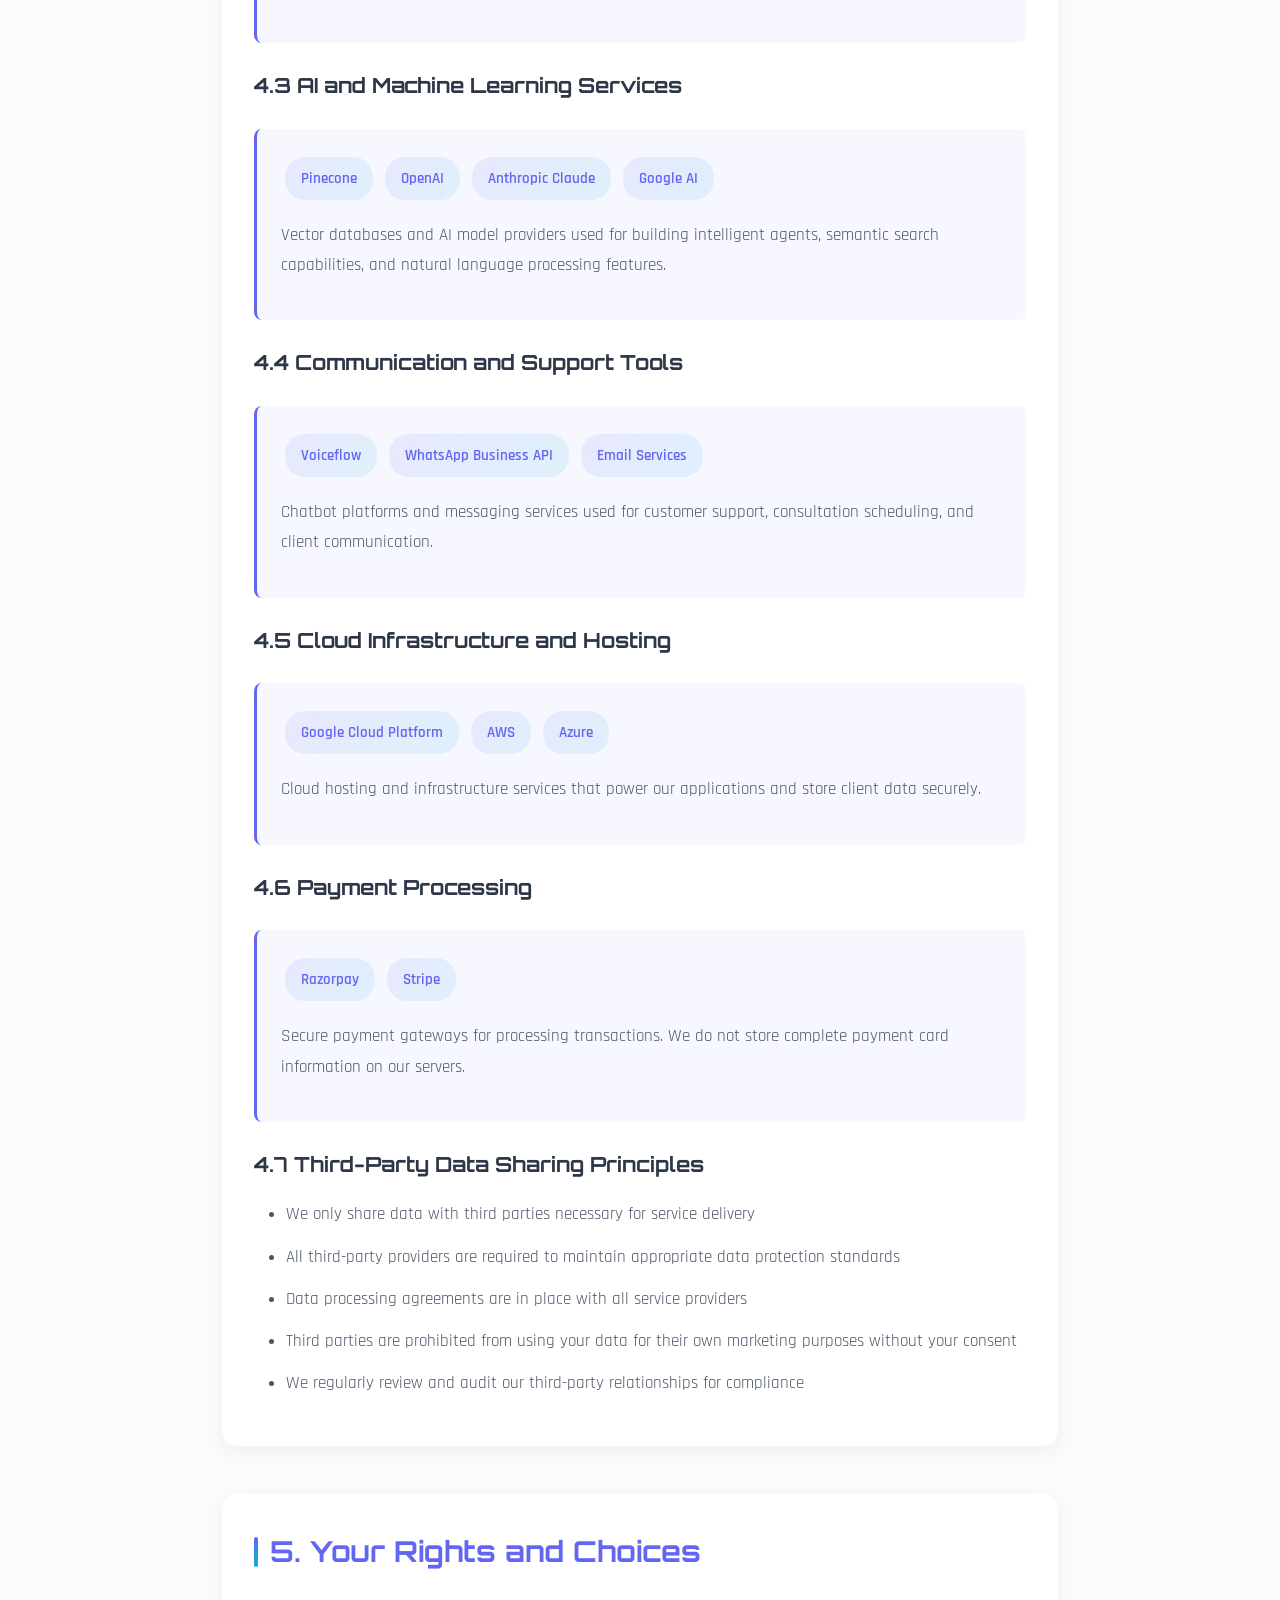
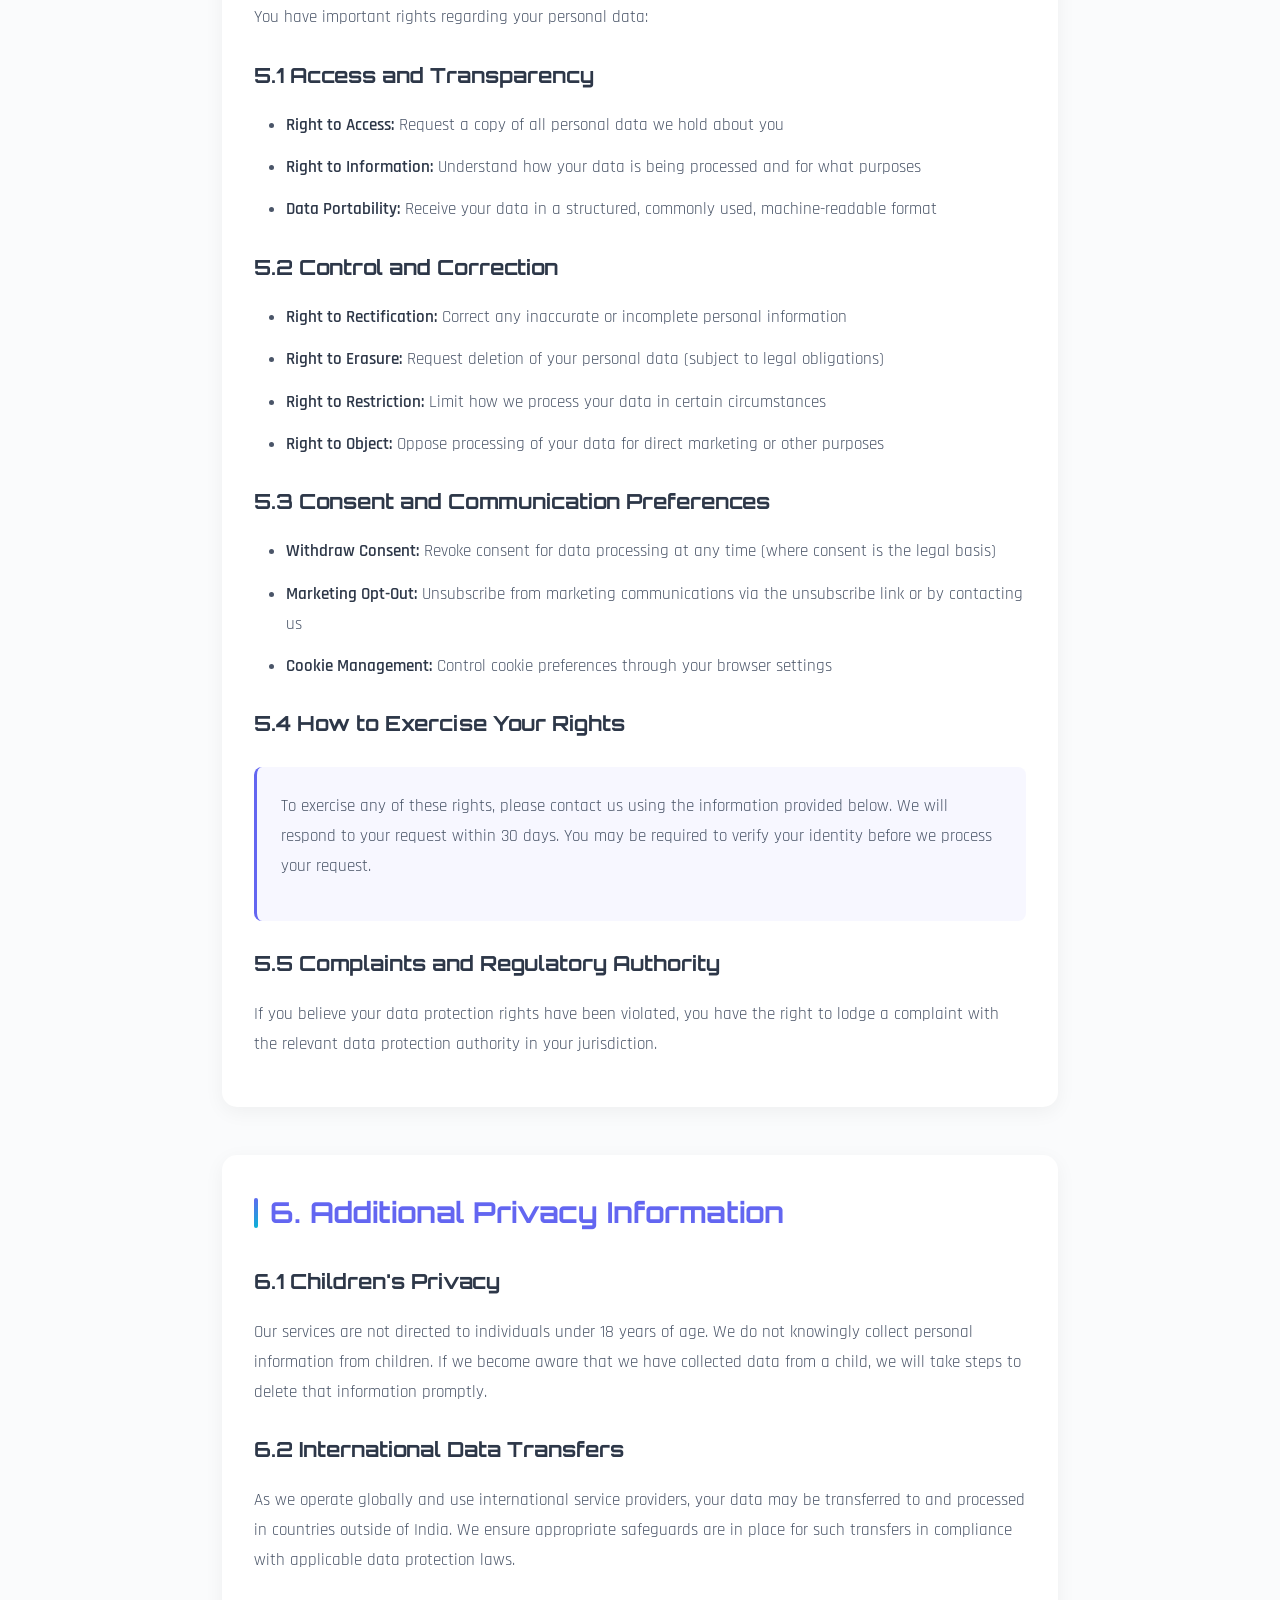
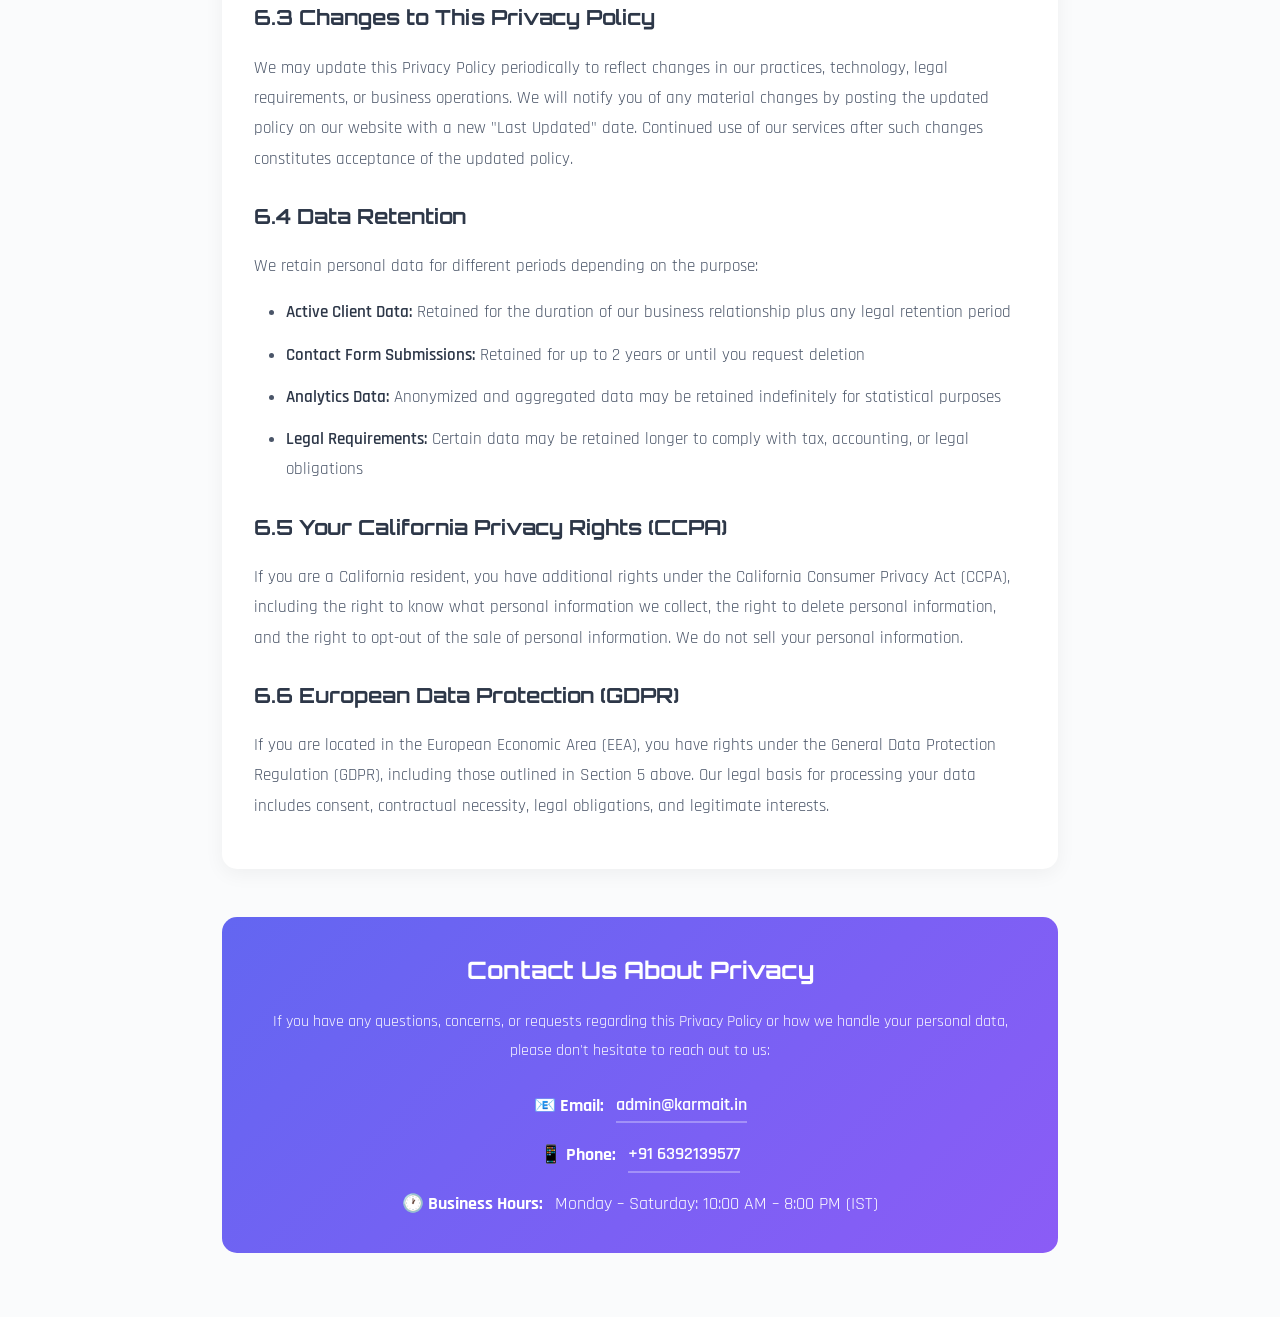
<file: privacy-policy.html>
<!DOCTYPE html>
<html lang="en">
<head>
    <meta charset="UTF-8">
    <meta name="viewport" content="width=device-width, initial-scale=1.0">
    <title>Privacy Policy - Karma Automations</title>
    <link rel="preconnect" href="https://fonts.googleapis.com">
    <link rel="preconnect" href="https://fonts.gstatic.com" crossorigin>
    <link href="https://fonts.googleapis.com/css2?family=Orbitron:wght@400;500;600;700;800;900&family=Rajdhani:wght@300;400;500;600;700&display=swap" rel="stylesheet">
    <style>
        * {
            margin: 0;
            padding: 0;
            box-sizing: border-box;
        }

        :root {
            --primary: #6366f1;
            --primary-dark: #4f46e5;
            --secondary: #8b5cf6;
            --accent: #06b6d4;
            --dark: #1a1a2e;
            --text-dark: #2d3748;
            --text-gray: #4a5568;
            --bg-light: #fafbfc;
            --bg-white: #ffffff;
        }

        body {
            font-family: 'Rajdhani', sans-serif;
            background: var(--bg-light);
            color: var(--text-dark);
            line-height: 1.8;
            overflow-x: hidden;
        }

        h1, h2, h3, h4, h5, h6, .logo {
            font-family: 'Orbitron', sans-serif;
        }

        /* Navigation */
        nav {
            position: fixed;
            top: 0;
            width: 100%;
            background: rgba(255, 255, 255, 0.95);
            backdrop-filter: blur(20px);
            z-index: 1000;
            border-bottom: 1px solid rgba(0, 0, 0, 0.08);
            box-shadow: 0 2px 10px rgba(0, 0, 0, 0.05);
        }

        .nav-container {
            max-width: 1400px;
            margin: 0 auto;
            padding: 1.5rem 2rem;
            display: flex;
            justify-content: space-between;
            align-items: center;
        }

        .logo {
            font-size: 1.8rem;
            font-weight: 700;
            background: linear-gradient(135deg, var(--primary), var(--accent));
            -webkit-background-clip: text;
            -webkit-text-fill-color: transparent;
            background-clip: text;
            letter-spacing: 1px;
            text-decoration: none;
        }

        .back-link {
            color: var(--text-dark);
            text-decoration: none;
            transition: all 0.3s;
            font-weight: 500;
            padding: 0.75rem 1.5rem;
            border-radius: 50px;
            border: 2px solid var(--primary);
        }

        .back-link:hover {
            background: var(--primary);
            color: white;
        }

        /* Main Content */
        .container {
            max-width: 900px;
            margin: 0 auto;
            padding: 120px 2rem 4rem;
        }

        .header {
            text-align: center;
            margin-bottom: 3rem;
            padding-bottom: 2rem;
            border-bottom: 3px solid var(--primary);
        }

        .header h1 {
            font-size: clamp(2rem, 5vw, 3.5rem);
            margin-bottom: 1rem;
            background: linear-gradient(135deg, var(--text-dark), var(--primary));
            -webkit-background-clip: text;
            -webkit-text-fill-color: transparent;
            background-clip: text;
        }

        .header .last-updated {
            color: var(--text-gray);
            font-size: 1rem;
            font-style: italic;
        }

        .intro {
            background: linear-gradient(135deg, rgba(99, 102, 241, 0.1), rgba(6, 182, 212, 0.1));
            padding: 2rem;
            border-radius: 15px;
            border-left: 4px solid var(--accent);
            margin-bottom: 3rem;
        }

        .intro p {
            font-size: 1.1rem;
            line-height: 1.8;
        }

        .section {
            margin-bottom: 3rem;
            padding: 2rem;
            background: var(--bg-white);
            border-radius: 15px;
            box-shadow: 0 5px 20px rgba(0, 0, 0, 0.05);
        }

        .section h2 {
            color: var(--primary);
            font-size: 1.8rem;
            margin-bottom: 1.5rem;
            display: flex;
            align-items: center;
            gap: 0.75rem;
        }

        .section h2::before {
            content: '';
            width: 4px;
            height: 30px;
            background: linear-gradient(135deg, var(--primary), var(--accent));
            border-radius: 2px;
        }

        .section h3 {
            color: var(--text-dark);
            font-size: 1.3rem;
            margin-top: 1.5rem;
            margin-bottom: 1rem;
        }

        .section p {
            margin-bottom: 1rem;
            font-size: 1.05rem;
            color: var(--text-gray);
        }

        .section ul, .section ol {
            margin-left: 2rem;
            margin-bottom: 1rem;
        }

        .section li {
            margin-bottom: 0.75rem;
            font-size: 1.05rem;
            color: var(--text-gray);
        }

        .section strong {
            color: var(--text-dark);
            font-weight: 600;
        }

        .highlight-box {
            background: rgba(99, 102, 241, 0.05);
            border-left: 3px solid var(--primary);
            padding: 1.5rem;
            margin: 1.5rem 0;
            border-radius: 8px;
        }

        .service-tag {
            display: inline-block;
            background: linear-gradient(135deg, rgba(99, 102, 241, 0.1), rgba(6, 182, 212, 0.1));
            color: var(--primary);
            padding: 0.5rem 1rem;
            border-radius: 20px;
            font-weight: 600;
            margin: 0.25rem;
            font-size: 0.95rem;
        }

        .contact-box {
            background: linear-gradient(135deg, var(--primary), var(--secondary));
            color: white;
            padding: 2rem;
            border-radius: 15px;
            margin-top: 3rem;
            text-align: center;
        }

        .contact-box h2 {
            color: white;
            margin-bottom: 1rem;
        }

        .contact-box h2::before {
            background: white;
        }

        .contact-box p {
            color: rgba(255, 255, 255, 0.95);
            margin-bottom: 1.5rem;
        }

        .contact-info {
            display: flex;
            flex-direction: column;
            gap: 1rem;
            align-items: center;
        }

        .contact-item {
            display: flex;
            align-items: center;
            gap: 0.75rem;
            font-size: 1.1rem;
        }

        .contact-item a {
            color: white;
            text-decoration: none;
            font-weight: 600;
            border-bottom: 2px solid rgba(255, 255, 255, 0.3);
            transition: border-color 0.3s;
        }

        .contact-item a:hover {
            border-bottom-color: white;
        }

        @media (max-width: 768px) {
            .container {
                padding: 100px 1.5rem 2rem;
            }

            .section {
                padding: 1.5rem;
            }

            .section ul, .section ol {
                margin-left: 1.5rem;
            }
        }
    </style>
</head>
<body>
    <!-- Navigation -->
    <nav>
        <div class="nav-container">
            <a href="index.html" class="logo">Karma Automations</a>
            <a href="index.html" class="back-link">← Back to Home</a>
        </div>
    </nav>

    <!-- Main Content -->
    <div class="container">
        <div class="header">
            <h1>Privacy Policy</h1>
            <p class="last-updated">Last Updated: February 16, 2026</p>
        </div>

        <div class="intro">
            <p>
                At Karma Automations, we are committed to protecting your privacy and ensuring the security of your personal information. This Privacy Policy explains how we collect, use, store, and protect your data when you interact with our services, website, and AI automation solutions. By using our services, you agree to the practices described in this policy.
            </p>
        </div>

        <!-- Section 1: Information We Collect -->
        <div class="section">
            <h2>1. Information We Collect</h2>
            <p>We collect various types of information to provide and improve our services:</p>

            <h3>1.1 Information You Provide Directly</h3>
            <ul>
                <li><strong>Contact Information:</strong> Name, email address, phone number, and company details when you submit inquiries, book consultations, or sign up for our services</li>
                <li><strong>Communication Data:</strong> Messages, feedback, and any other information you provide when communicating with us through our website, email, or chat interfaces</li>
                <li><strong>Project Information:</strong> Details about your business needs, automation requirements, and specifications you share during consultations</li>
                <li><strong>Account Information:</strong> If you create an account with us, we collect login credentials and profile information</li>
            </ul>

            <h3>1.2 Information Collected Automatically</h3>
            <ul>
                <li><strong>Usage Data:</strong> Information about how you interact with our website, including pages visited, time spent, click patterns, and navigation paths</li>
                <li><strong>Device Information:</strong> IP address, browser type, operating system, device identifiers, and screen resolution</li>
                <li><strong>Cookies and Similar Technologies:</strong> We use cookies, web beacons, and similar tracking technologies to enhance user experience and analyze website performance</li>
                <li><strong>Chat Interactions:</strong> Conversations with our AI-powered chat assistants (powered by Voiceflow) to improve service quality and provide support</li>
            </ul>

            <h3>1.3 Information from Third-Party Sources</h3>
            <ul>
                <li><strong>Social Media:</strong> If you interact with us through social media platforms, we may receive basic profile information in accordance with your privacy settings</li>
                <li><strong>Business Partners:</strong> Information from partners or service providers who help us deliver our services</li>
            </ul>
        </div>

        <!-- Section 2: How We Use Data -->
        <div class="section">
            <h2>2. How We Use Your Data</h2>
            <p>We use the collected information for the following purposes:</p>

            <h3>2.1 Service Delivery and Operations</h3>
            <ul>
                <li>Providing AI automation solutions, custom workflows, and intelligent agent development</li>
                <li>Processing and responding to your inquiries, consultation requests, and support tickets</li>
                <li>Delivering project updates, technical documentation, and implementation guidance</li>
                <li>Managing client relationships and ongoing service agreements</li>
            </ul>

            <h3>2.2 Service Improvement and Development</h3>
            <ul>
                <li>Analyzing usage patterns to improve website functionality and user experience</li>
                <li>Training and optimizing our AI models and automation systems</li>
                <li>Conducting research and development for new features and services</li>
                <li>Testing and quality assurance of our solutions</li>
            </ul>

            <h3>2.3 Communication and Marketing</h3>
            <ul>
                <li>Sending service-related notifications, updates, and important announcements</li>
                <li>Sharing educational content, case studies, and industry insights (with your consent)</li>
                <li>Conducting customer satisfaction surveys and feedback collection</li>
                <li>Marketing our services to potential clients (you can opt-out anytime)</li>
            </ul>

            <h3>2.4 Legal and Security</h3>
            <ul>
                <li>Complying with legal obligations and regulatory requirements</li>
                <li>Protecting against fraud, security threats, and unauthorized access</li>
                <li>Enforcing our terms of service and protecting our legal rights</li>
                <li>Resolving disputes and preventing misuse of our services</li>
            </ul>
        </div>

        <!-- Section 3: Data Storage & Security -->
        <div class="section">
            <h2>3. Data Storage & Security</h2>
            
            <h3>3.1 Data Storage</h3>
            <p>Your data is stored securely using industry-standard practices:</p>
            <ul>
                <li><strong>Cloud Infrastructure:</strong> We utilize secure cloud storage services with data centers located in compliance with applicable data protection regulations</li>
                <li><strong>Retention Period:</strong> Personal data is retained only as long as necessary to fulfill the purposes outlined in this policy or as required by law</li>
                <li><strong>Data Minimization:</strong> We collect and retain only the data necessary for our legitimate business purposes</li>
                <li><strong>Backup Systems:</strong> Regular backups are performed to prevent data loss, with encrypted backup storage</li>
            </ul>

            <h3>3.2 Security Measures</h3>
            <div class="highlight-box">
                <p><strong>We implement comprehensive security measures to protect your data:</strong></p>
            </div>
            <ul>
                <li><strong>Encryption:</strong> Data is encrypted both in transit (using SSL/TLS) and at rest using industry-standard encryption protocols</li>
                <li><strong>Access Controls:</strong> Strict role-based access controls ensure only authorized personnel can access sensitive data</li>
                <li><strong>Authentication:</strong> Multi-factor authentication for internal systems and administrative access</li>
                <li><strong>Regular Audits:</strong> Periodic security assessments, vulnerability scanning, and penetration testing</li>
                <li><strong>Employee Training:</strong> Regular security awareness training for all team members handling client data</li>
                <li><strong>Incident Response:</strong> Established protocols for detecting, responding to, and mitigating security incidents</li>
                <li><strong>Secure Development:</strong> Security-by-design principles in all our automation solutions and custom implementations</li>
            </ul>

            <h3>3.3 Data Protection Commitment</h3>
            <p>While we implement robust security measures, no method of transmission over the internet is 100% secure. We continuously update our security practices and will notify affected users in the event of any data breach as required by applicable laws.</p>
        </div>

        <!-- Section 4: Third-Party Services -->
        <div class="section">
            <h2>4. Third-Party Services</h2>
            <p>We work with trusted third-party service providers to deliver our services effectively. Your data may be processed by the following services:</p>

            <h3>4.1 Marketing and Analytics Platforms</h3>
            <div class="highlight-box">
                <span class="service-tag">Meta (Facebook)</span>
                <span class="service-tag">Google Analytics</span>
                <p style="margin-top: 1rem;">Used for website analytics, advertising campaigns, and understanding user behavior to improve our marketing efforts and user experience.</p>
            </div>

            <h3>4.2 Automation and Workflow Platforms</h3>
            <div class="highlight-box">
                <span class="service-tag">n8n</span>
                <span class="service-tag">Make.com</span>
                <span class="service-tag">Zapier</span>
                <p style="margin-top: 1rem;">Used for building custom automation workflows, integrating various business tools, and orchestrating complex data processing pipelines for our clients.</p>
            </div>

            <h3>4.3 AI and Machine Learning Services</h3>
            <div class="highlight-box">
                <span class="service-tag">Pinecone</span>
                <span class="service-tag">OpenAI</span>
                <span class="service-tag">Anthropic Claude</span>
                <span class="service-tag">Google AI</span>
                <p style="margin-top: 1rem;">Vector databases and AI model providers used for building intelligent agents, semantic search capabilities, and natural language processing features.</p>
            </div>

            <h3>4.4 Communication and Support Tools</h3>
            <div class="highlight-box">
                <span class="service-tag">Voiceflow</span>
                <span class="service-tag">WhatsApp Business API</span>
                <span class="service-tag">Email Services</span>
                <p style="margin-top: 1rem;">Chatbot platforms and messaging services used for customer support, consultation scheduling, and client communication.</p>
            </div>

            <h3>4.5 Cloud Infrastructure and Hosting</h3>
            <div class="highlight-box">
                <span class="service-tag">Google Cloud Platform</span>
                <span class="service-tag">AWS</span>
                <span class="service-tag">Azure</span>
                <p style="margin-top: 1rem;">Cloud hosting and infrastructure services that power our applications and store client data securely.</p>
            </div>

            <h3>4.6 Payment Processing</h3>
            <div class="highlight-box">
                <span class="service-tag">Razorpay</span>
                <span class="service-tag">Stripe</span>
                <p style="margin-top: 1rem;">Secure payment gateways for processing transactions. We do not store complete payment card information on our servers.</p>
            </div>

            <h3>4.7 Third-Party Data Sharing Principles</h3>
            <ul>
                <li>We only share data with third parties necessary for service delivery</li>
                <li>All third-party providers are required to maintain appropriate data protection standards</li>
                <li>Data processing agreements are in place with all service providers</li>
                <li>Third parties are prohibited from using your data for their own marketing purposes without your consent</li>
                <li>We regularly review and audit our third-party relationships for compliance</li>
            </ul>
        </div>

        <!-- Section 5: User Rights -->
        <div class="section">
            <h2>5. Your Rights and Choices</h2>
            <p>You have important rights regarding your personal data:</p>

            <h3>5.1 Access and Transparency</h3>
            <ul>
                <li><strong>Right to Access:</strong> Request a copy of all personal data we hold about you</li>
                <li><strong>Right to Information:</strong> Understand how your data is being processed and for what purposes</li>
                <li><strong>Data Portability:</strong> Receive your data in a structured, commonly used, machine-readable format</li>
            </ul>

            <h3>5.2 Control and Correction</h3>
            <ul>
                <li><strong>Right to Rectification:</strong> Correct any inaccurate or incomplete personal information</li>
                <li><strong>Right to Erasure:</strong> Request deletion of your personal data (subject to legal obligations)</li>
                <li><strong>Right to Restriction:</strong> Limit how we process your data in certain circumstances</li>
                <li><strong>Right to Object:</strong> Oppose processing of your data for direct marketing or other purposes</li>
            </ul>

            <h3>5.3 Consent and Communication Preferences</h3>
            <ul>
                <li><strong>Withdraw Consent:</strong> Revoke consent for data processing at any time (where consent is the legal basis)</li>
                <li><strong>Marketing Opt-Out:</strong> Unsubscribe from marketing communications via the unsubscribe link or by contacting us</li>
                <li><strong>Cookie Management:</strong> Control cookie preferences through your browser settings</li>
            </ul>

            <h3>5.4 How to Exercise Your Rights</h3>
            <div class="highlight-box">
                <p>To exercise any of these rights, please contact us using the information provided below. We will respond to your request within 30 days. You may be required to verify your identity before we process your request.</p>
            </div>

            <h3>5.5 Complaints and Regulatory Authority</h3>
            <p>If you believe your data protection rights have been violated, you have the right to lodge a complaint with the relevant data protection authority in your jurisdiction.</p>
        </div>

        <!-- Section 6: Additional Information -->
        <div class="section">
            <h2>6. Additional Privacy Information</h2>

            <h3>6.1 Children's Privacy</h3>
            <p>Our services are not directed to individuals under 18 years of age. We do not knowingly collect personal information from children. If we become aware that we have collected data from a child, we will take steps to delete that information promptly.</p>

            <h3>6.2 International Data Transfers</h3>
            <p>As we operate globally and use international service providers, your data may be transferred to and processed in countries outside of India. We ensure appropriate safeguards are in place for such transfers in compliance with applicable data protection laws.</p>

            <h3>6.3 Changes to This Privacy Policy</h3>
            <p>We may update this Privacy Policy periodically to reflect changes in our practices, technology, legal requirements, or business operations. We will notify you of any material changes by posting the updated policy on our website with a new "Last Updated" date. Continued use of our services after such changes constitutes acceptance of the updated policy.</p>

            <h3>6.4 Data Retention</h3>
            <p>We retain personal data for different periods depending on the purpose:</p>
            <ul>
                <li><strong>Active Client Data:</strong> Retained for the duration of our business relationship plus any legal retention period</li>
                <li><strong>Contact Form Submissions:</strong> Retained for up to 2 years or until you request deletion</li>
                <li><strong>Analytics Data:</strong> Anonymized and aggregated data may be retained indefinitely for statistical purposes</li>
                <li><strong>Legal Requirements:</strong> Certain data may be retained longer to comply with tax, accounting, or legal obligations</li>
            </ul>

            <h3>6.5 Your California Privacy Rights (CCPA)</h3>
            <p>If you are a California resident, you have additional rights under the California Consumer Privacy Act (CCPA), including the right to know what personal information we collect, the right to delete personal information, and the right to opt-out of the sale of personal information. We do not sell your personal information.</p>

            <h3>6.6 European Data Protection (GDPR)</h3>
            <p>If you are located in the European Economic Area (EEA), you have rights under the General Data Protection Regulation (GDPR), including those outlined in Section 5 above. Our legal basis for processing your data includes consent, contractual necessity, legal obligations, and legitimate interests.</p>
        </div>

        <!-- Contact Box -->
        <div class="contact-box">
    <h2>Contact Us About Privacy</h2>
    <p>If you have any questions, concerns, or requests regarding this Privacy Policy or how we handle your personal data, please don't hesitate to reach out to us:</p>
    
    <div class="contact-info">
        <div class="contact-item">
            <strong>📧 Email:</strong>
            <a href="mailto:admin@karmait.in">admin@karmait.in</a>
        </div>

        <div class="contact-item">
            <strong>📱 Phone:</strong>
            <a href="tel:+917355148575">+91 6392139577</a>
        </div>

        <div class="contact-item">
            <strong>🕐 Business Hours:</strong>
            <span>Monday – Saturday: 10:00 AM – 8:00 PM (IST)</span>
        </div>
    </div>
</div>
</file>
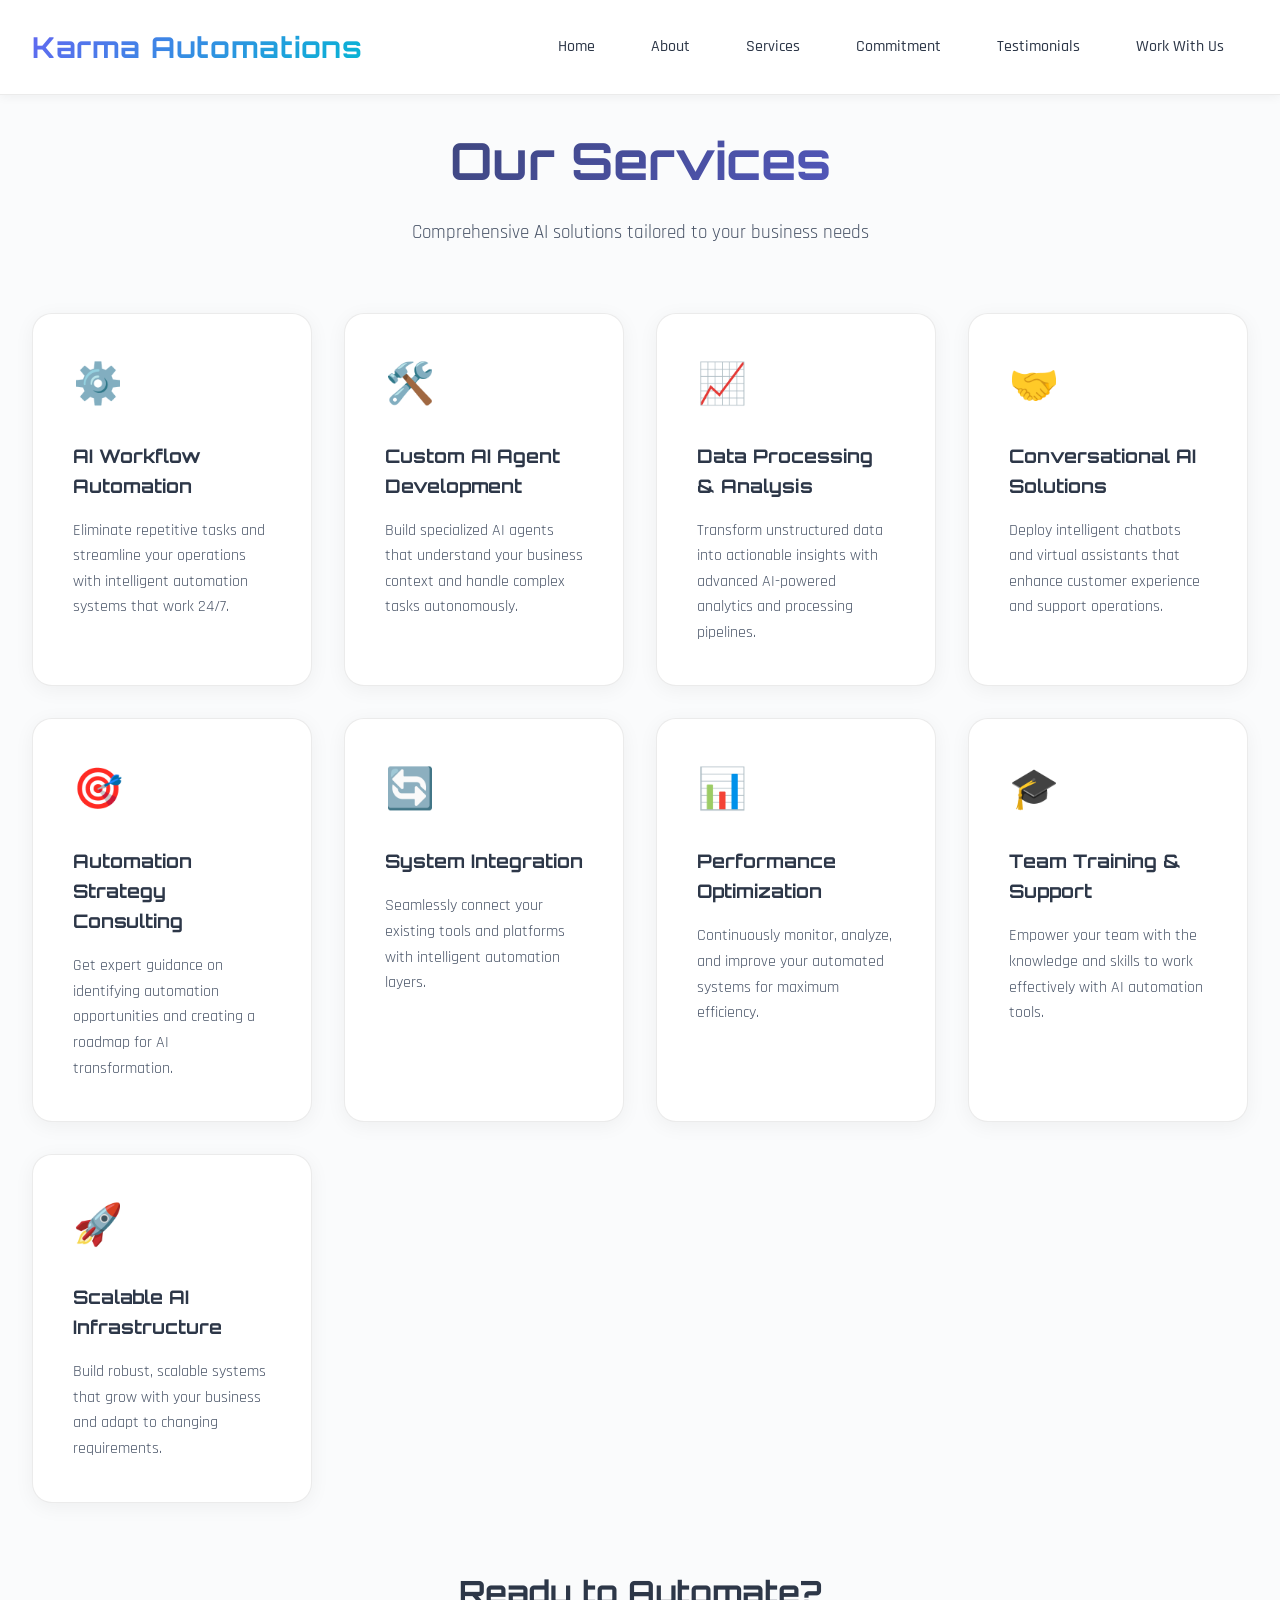
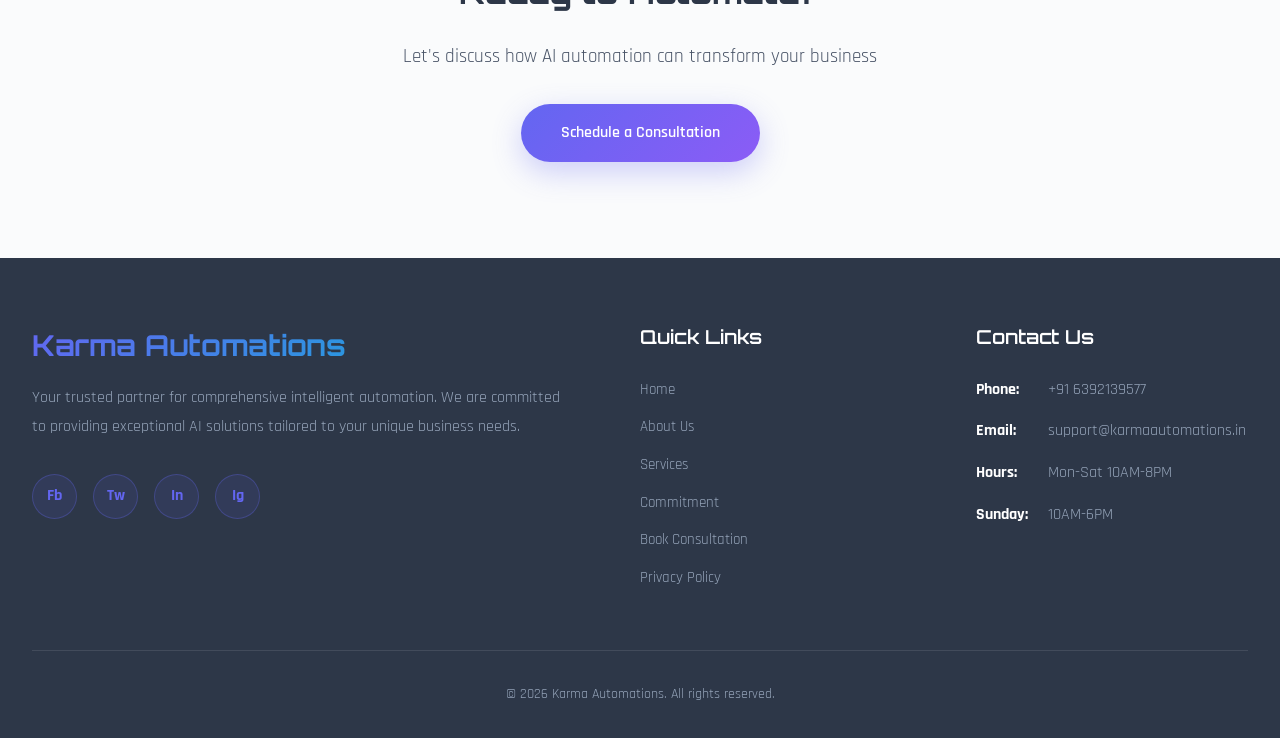
<file: services.html>
<!DOCTYPE html>
<html lang="en">
<head>
    <meta charset="UTF-8">
    <meta name="viewport" content="width=device-width, initial-scale=1.0">
    <title>Our Services - Karma Automations</title>
    <link rel="preconnect" href="https://fonts.googleapis.com">
    <link rel="preconnect" href="https://fonts.gstatic.com" crossorigin>
    <link href="https://fonts.googleapis.com/css2?family=Orbitron:wght@400;500;600;700;800;900&family=Rajdhani:wght@300;400;500;600;700&display=swap" rel="stylesheet">
    <link rel="stylesheet" href="styles.css">
</head>
<body>
    <nav>
        <div class="nav-container">
            <a href="index.html" class="logo">Karma Automations</a>
            <ul class="nav-links">
                <li><a href="index.html">Home</a></li>
                <li><a href="about.html">About</a></li>
                <li><a href="services.html">Services</a></li>
                <li><a href="commitment.html">Commitment</a></li>
                <li><a href="testimonials.html">Testimonials</a></li>
                <li><a href="contact.html">Work With Us</a></li>
            </ul>
        </div>
    </nav>

    <!-- SERVICES PAGE -->
    <section style="padding-top: 120px;">
        <div class="section-header">
            <h2>Our Services</h2>
            <p>Comprehensive AI solutions tailored to your business needs</p>
        </div>
        <div class="services-grid">
            <div class="service-card">
                <div class="service-icon">⚙️</div>
                <h3>AI Workflow Automation</h3>
                <p>Eliminate repetitive tasks and streamline your operations with intelligent automation systems that work 24/7.</p>
            </div>
            <div class="service-card">
                <div class="service-icon">🛠️</div>
                <h3>Custom AI Agent Development</h3>
                <p>Build specialized AI agents that understand your business context and handle complex tasks autonomously.</p>
            </div>
            <div class="service-card">
                <div class="service-icon">📈</div>
                <h3>Data Processing & Analysis</h3>
                <p>Transform unstructured data into actionable insights with advanced AI-powered analytics and processing pipelines.</p>
            </div>
            <div class="service-card">
                <div class="service-icon">🤝</div>
                <h3>Conversational AI Solutions</h3>
                <p>Deploy intelligent chatbots and virtual assistants that enhance customer experience and support operations.</p>
            </div>
            <div class="service-card">
                <div class="service-icon">🎯</div>
                <h3>Automation Strategy Consulting</h3>
                <p>Get expert guidance on identifying automation opportunities and creating a roadmap for AI transformation.</p>
            </div>
            <div class="service-card">
                <div class="service-icon">🔄</div>
                <h3>System Integration</h3>
                <p>Seamlessly connect your existing tools and platforms with intelligent automation layers.</p>
            </div>
            <div class="service-card">
                <div class="service-icon">📊</div>
                <h3>Performance Optimization</h3>
                <p>Continuously monitor, analyze, and improve your automated systems for maximum efficiency.</p>
            </div>
            <div class="service-card">
                <div class="service-icon">🎓</div>
                <h3>Team Training & Support</h3>
                <p>Empower your team with the knowledge and skills to work effectively with AI automation tools.</p>
            </div>
            <div class="service-card">
                <div class="service-icon">🚀</div>
                <h3>Scalable AI Infrastructure</h3>
                <p>Build robust, scalable systems that grow with your business and adapt to changing requirements.</p>
            </div>
        </div>

        <div style="margin-top: 4rem; text-align: center;">
            <h3 style="font-size: 2rem; margin-bottom: 1.5rem;">Ready to Automate?</h3>
            <p style="color: var(--text-gray); font-size: 1.2rem; margin-bottom: 2rem;">Let's discuss how AI automation can transform your business</p>
            <a href="contact.html" class="btn btn-primary">Schedule a Consultation</a>
        </div>
    </section>

    <!-- FOOTER -->
    <footer>
        <div class="footer-content">
            <div class="footer-about">
                <h3>Karma Automations</h3>
                <p>Your trusted partner for comprehensive intelligent automation. We are committed to providing exceptional AI solutions tailored to your unique business needs.</p>
                <div class="social-links">
                    <a href="#">Fb</a>
                    <a href="#">Tw</a>
                    <a href="#">In</a>
                    <a href="#">Ig</a>
                </div>
            </div>

            <div class="footer-section">
                <h4>Quick Links</h4>
                <ul>
                    <li><a href="index.html">Home</a></li>
                    <li><a href="about.html">About Us</a></li>
                    <li><a href="services.html">Services</a></li>
                    <li><a href="commitment.html">Commitment</a></li>
                    <li><a href="contact.html">Book Consultation</a></li>
                    <li><a href="privacy-policy.html">Privacy Policy</a></li>
                </ul>
            </div>

            <div class="footer-section">
                <h4>Contact Us</h4>
                <div class="contact-info-item">
                    <strong>Phone:</strong>
                    <span>+91 6392139577</span>
                </div>
                <div class="contact-info-item">
                    <strong>Email:</strong>
                    <span><a href="mailto:support@karmaautomations.in">support@karmaautomations.in</a></span>
                </div>
                <div class="contact-info-item">
                    <strong>Hours:</strong>
                    <span>Mon-Sat 10AM-8PM</span>
                </div>
                <div class="contact-info-item">
                    <strong>Sunday:</strong>
                    <span>10AM-6PM</span>
                </div>
            </div>
        </div>
        <div class="footer-bottom">
            <p>&copy; 2026 Karma Automations. All rights reserved.</p>
        </div>
    </footer>

    <script src="script.js"></script>
</body>
</html>
</file>
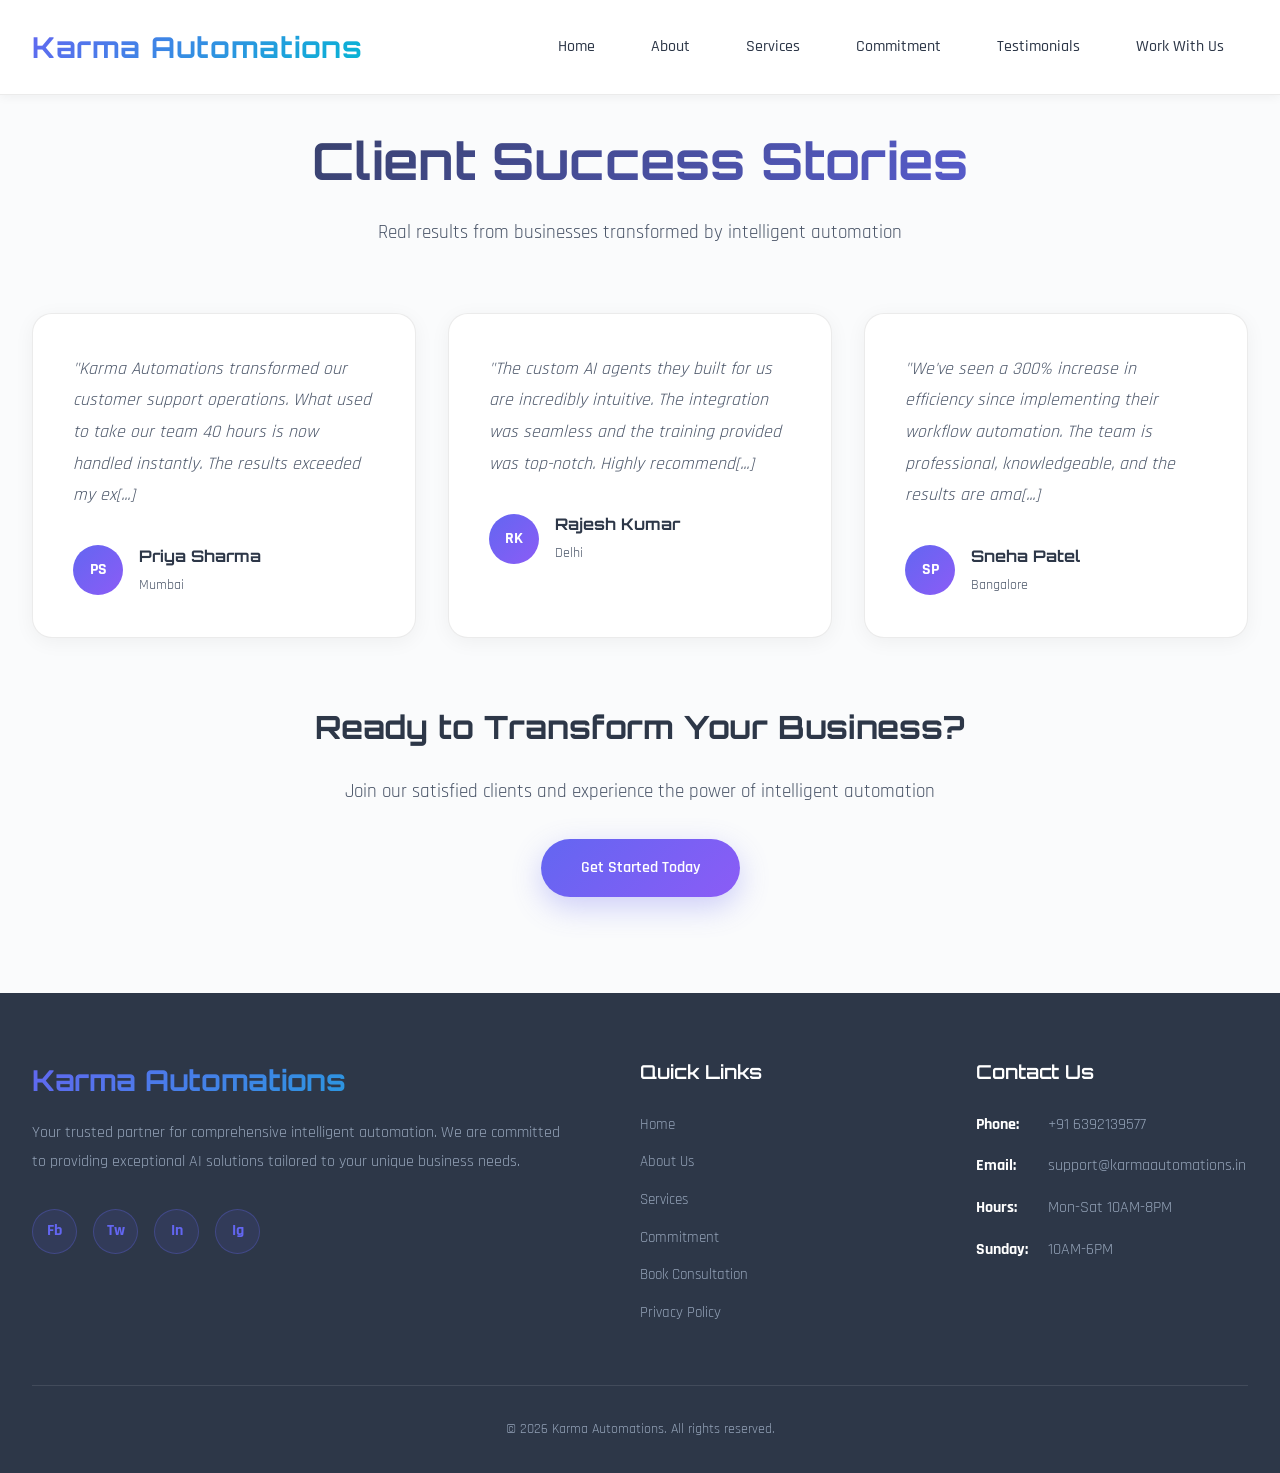
<file: testimonials.html>
<!DOCTYPE html>
<html lang="en">
<head>
    <meta charset="UTF-8">
    <meta name="viewport" content="width=device-width, initial-scale=1.0">
    <title>Testimonials - Karma Automations</title>
    <link rel="preconnect" href="https://fonts.googleapis.com">
    <link rel="preconnect" href="https://fonts.gstatic.com" crossorigin>
    <link href="https://fonts.googleapis.com/css2?family=Orbitron:wght@400;500;600;700;800;900&family=Rajdhani:wght@300;400;500;600;700&display=swap" rel="stylesheet">
    <link rel="stylesheet" href="styles.css">
</head>
<body>
    <nav>
        <div class="nav-container">
            <a href="index.html" class="logo">Karma Automations</a>
            <ul class="nav-links">
                <li><a href="index.html">Home</a></li>
                <li><a href="about.html">About</a></li>
                <li><a href="services.html">Services</a></li>
                <li><a href="commitment.html">Commitment</a></li>
                <li><a href="testimonials.html">Testimonials</a></li>
                <li><a href="contact.html">Work With Us</a></li>
            </ul>
        </div>
    </nav>

    <!-- TESTIMONIALS PAGE -->
    <section style="padding-top: 120px;">
        <div class="section-header">
            <h2>Client Success Stories</h2>
            <p>Real results from businesses transformed by intelligent automation</p>
        </div>

        <div class="testimonials-grid">
            <div class="testimonial">
                <p class="testimonial-text">"Karma Automations transformed our customer support operations. What used to take our team 40 hours is now handled instantly. The results exceeded my ex[...]
                <div class="testimonial-author">
                    <div class="author-avatar">PS</div>
                    <div class="author-info">
                        <h4>Priya Sharma</h4>
                        <p>Mumbai</p>
                    </div>
                </div>
            </div>
            <div class="testimonial">
                <p class="testimonial-text">"The custom AI agents they built for us are incredibly intuitive. The integration was seamless and the training provided was top-notch. Highly recommend[...]
                <div class="testimonial-author">
                    <div class="author-avatar">RK</div>
                    <div class="author-info">
                        <h4>Rajesh Kumar</h4>
                        <p>Delhi</p>
                    </div>
                </div>
            </div>
            <div class="testimonial">
                <p class="testimonial-text">"We've seen a 300% increase in efficiency since implementing their workflow automation. The team is professional, knowledgeable, and the results are ama[...]
                <div class="testimonial-author">
                    <div class="author-avatar">SP</div>
                    <div class="author-info">
                        <h4>Sneha Patel</h4>
                        <p>Bangalore</p>
                    </div>
                </div>
            </div>
        </div>

        <div style="margin-top: 4rem; text-align: center;">
            <h3 style="font-size: 2rem; margin-bottom: 1.5rem;">Ready to Transform Your Business?</h3>
            <p style="color: var(--text-gray); font-size: 1.2rem; margin-bottom: 2rem;">Join our satisfied clients and experience the power of intelligent automation</p>
            <a href="contact.html" class="btn btn-primary">Get Started Today</a>
        </div>
    </section>

    <!-- FOOTER -->
    <footer>
        <div class="footer-content">
            <div class="footer-about">
                <h3>Karma Automations</h3>
                <p>Your trusted partner for comprehensive intelligent automation. We are committed to providing exceptional AI solutions tailored to your unique business needs.</p>
                <div class="social-links">
                    <a href="#">Fb</a>
                    <a href="#">Tw</a>
                    <a href="#">In</a>
                    <a href="#">Ig</a>
                </div>
            </div>

            <div class="footer-section">
                <h4>Quick Links</h4>
                <ul>
                    <li><a href="index.html">Home</a></li>
                    <li><a href="about.html">About Us</a></li>
                    <li><a href="services.html">Services</a></li>
                    <li><a href="commitment.html">Commitment</a></li>
                    <li><a href="contact.html">Book Consultation</a></li>
                    <li><a href="privacy-policy.html">Privacy Policy</a></li>
                </ul>
            </div>

            <div class="footer-section">
                <h4>Contact Us</h4>
                <div class="contact-info-item">
                    <strong>Phone:</strong>
                    <span>+91 6392139577</span>
                </div>
                <div class="contact-info-item">
                    <strong>Email:</strong>
                    <span><a href="mailto:support@karmaautomations.in">support@karmaautomations.in</a></span>
                </div>
                <div class="contact-info-item">
                    <strong>Hours:</strong>
                    <span>Mon-Sat 10AM-8PM</span>
                </div>
                <div class="contact-info-item">
                    <strong>Sunday:</strong>
                    <span>10AM-6PM</span>
                </div>
            </div>
        </div>
        <div class="footer-bottom">
            <p>&copy; 2026 Karma Automations. All rights reserved.</p>
        </div>
    </footer>

    <script src="script.js"></script>
</body>
</html>
</file>
<file: styles.css>
* {
    margin: 0;
    padding: 0;
    box-sizing: border-box;
}

:root {
    --primary: #6366f1;
    --primary-dark: #4f46e5;
    --secondary: #8b5cf6;
    --accent: #06b6d4;
    --dark: #1a1a2e;
    --text-dark: #2d3748;
    --text-gray: #4a5568;
    --bg-light: #fafbfc;
    --bg-white: #ffffff;
}

body {
    font-family: 'Rajdhani', sans-serif;
    background: var(--bg-light);
    color: var(--text-dark);
    line-height: 1.6;
    overflow-x: hidden;
}

h1, h2, h3, h4, h5, h6, .logo {
    font-family: 'Orbitron', sans-serif;
}

/* Navigation */
nav {
    position: fixed;
    top: 0;
    width: 100%;
    background: rgba(255, 255, 255, 0.95);
    backdrop-filter: blur(20px);
    z-index: 1000;
    border-bottom: 1px solid rgba(0, 0, 0, 0.08);
    box-shadow: 0 2px 10px rgba(0, 0, 0, 0.05);
}

.nav-container {
    max-width: 1400px;
    margin: 0 auto;
    padding: 1.5rem 2rem;
    display: flex;
    justify-content: space-between;
    align-items: center;
}

.logo {
    font-size: 1.8rem;
    font-weight: 700;
    background: linear-gradient(135deg, var(--primary), var(--accent));
    -webkit-background-clip: text;
    -webkit-text-fill-color: transparent;
    background-clip: text;
    letter-spacing: 1px;
    text-decoration: none;
}

.nav-links {
    display: flex;
    gap: 0.5rem;
    list-style: none;
}

.nav-links a {
    color: var(--text-dark);
    text-decoration: none;
    transition: all 0.3s;
    font-weight: 500;
    padding: 0.75rem 1.5rem;
    border-radius: 50px;
    position: relative;
}

.nav-links a:hover {
    color: var(--primary);
    background: rgba(99, 102, 241, 0.08);
}

.nav-links a::after {
    content: '';
    position: absolute;
    bottom: 0.5rem;
    left: 50%;
    transform: translateX(-50%) scaleX(0);
    width: 30%;
    height: 2px;
    background: var(--primary);
    transition: transform 0.3s ease;
}

.nav-links a:hover::after {
    transform: translateX(-50%) scaleX(1);
}

/* Hero Section */
.hero {
    min-height: 100vh;
    display: flex;
    align-items: center;
    justify-content: center;
    position: relative;
    overflow: hidden;
    padding: 2rem;
}

.hero-bg {
    position: absolute;
    top: 0;
    left: 0;
    width: 100%;
    height: 100%;
    background: radial-gradient(circle at 50% 50%, rgba(99, 102, 241, 0.08), transparent 50%),
                radial-gradient(circle at 80% 20%, rgba(139, 92, 246, 0.08), transparent 50%);
    animation: pulse 8s ease-in-out infinite;
}

@keyframes pulse {
    0%, 100% { opacity: 1; }
    50% { opacity: 0.7; }
}

.hero-content {
    max-width: 1200px;
    text-align: center;
    position: relative;
    z-index: 1;
}

.hero h1 {
    font-size: clamp(2.5rem, 6vw, 5rem);
    font-weight: 800;
    margin-bottom: 1.5rem;
    background: linear-gradient(135deg, var(--text-dark), var(--primary));
    -webkit-background-clip: text;
    -webkit-text-fill-color: transparent;
    background-clip: text;
    animation: fadeInUp 1s ease-out;
}

.hero p {
    font-size: clamp(1.1rem, 2vw, 1.5rem);
    color: var(--text-gray);
    margin-bottom: 3rem;
    animation: fadeInUp 1s ease-out 0.2s both;
}

@keyframes fadeInUp {
    from {
        opacity: 0;
        transform: translateY(30px);
    }
    to {
        opacity: 1;
        transform: translateY(0);
    }
}

.cta-buttons {
    display: flex;
    gap: 1.5rem;
    justify-content: center;
    flex-wrap: wrap;
    animation: fadeInUp 1s ease-out 0.4s both;
}

.btn {
    padding: 1rem 2.5rem;
    border-radius: 50px;
    text-decoration: none;
    font-weight: 600;
    transition: all 0.3s;
    cursor: pointer;
    border: none;
    font-size: 1rem;
    display: inline-block;
}

.btn-primary {
    background: linear-gradient(135deg, var(--primary), var(--secondary));
    color: white;
    box-shadow: 0 10px 30px rgba(99, 102, 241, 0.3);
}

.btn-primary:hover {
    transform: translateY(-2px);
    box-shadow: 0 15px 40px rgba(99, 102, 241, 0.4);
}

.btn-secondary {
    background: transparent;
    color: var(--primary);
    border: 2px solid var(--primary);
}

.btn-secondary:hover {
    background: var(--primary);
    color: white;
}

/* Section Styles */
section {
    padding: 6rem 2rem;
    max-width: 1400px;
    margin: 0 auto;
}

.content-section {
    background: var(--bg-white);
    border-radius: 30px;
    padding: 4rem 3rem;
    border: 1px solid rgba(0, 0, 0, 0.08);
    box-shadow: 0 4px 30px rgba(0, 0, 0, 0.05);
    margin-top: 2rem;
}

.section-header {
    text-align: center;
    margin-bottom: 4rem;
}

.section-header h2 {
    font-size: clamp(2rem, 4vw, 3.5rem);
    margin-bottom: 1rem;
    background: linear-gradient(135deg, var(--text-dark), var(--primary));
    -webkit-background-clip: text;
    -webkit-text-fill-color: transparent;
    background-clip: text;
}

.section-header p {
    color: var(--text-gray);
    font-size: 1.2rem;
}

/* Cards Grid */
.cards-grid {
    display: grid;
    grid-template-columns: repeat(auto-fit, minmax(300px, 1fr));
    gap: 2rem;
    margin-top: 3rem;
}

.card {
    background: var(--bg-white);
    border: 1px solid rgba(0, 0, 0, 0.08);
    border-radius: 20px;
    padding: 2.5rem;
    transition: all 0.3s;
    box-shadow: 0 4px 20px rgba(0, 0, 0, 0.05);
}

.card:hover {
    transform: translateY(-10px);
    border-color: var(--primary);
    box-shadow: 0 20px 40px rgba(99, 102, 241, 0.15);
}

.card-icon {
    font-size: 3rem;
    margin-bottom: 1.5rem;
}

.card h3 {
    font-size: 1.5rem;
    margin-bottom: 1rem;
    color: var(--text-dark);
}

.card p {
    color: var(--text-gray);
    line-height: 1.8;
}

/* About Section */
.about-content {
    display: grid;
    grid-template-columns: 1fr 1fr;
    gap: 4rem;
    align-items: center;
}

.about-text h3 {
    font-size: 2rem;
    margin-bottom: 1.5rem;
    color: var(--text-dark);
}

.about-text p {
    color: var(--text-gray);
    margin-bottom: 1.5rem;
    line-height: 1.8;
}

.features-list {
    list-style: none;
    margin-top: 2rem;
}

.features-list li {
    padding: 1rem 0;
    border-bottom: 1px solid rgba(0, 0, 0, 0.08);
    color: var(--text-gray);
    display: flex;
    align-items: center;
    gap: 1rem;
}

.features-list li::before {
    content: "✓";
    color: var(--accent);
    font-weight: bold;
    font-size: 1.5rem;
}

/* Founder Section */
.founder-section {
    background: linear-gradient(135deg, rgba(99, 102, 241, 0.05), rgba(139, 92, 246, 0.05));
    border-radius: 30px;
    padding: 4rem;
    margin-top: 4rem;
    border: 1px solid rgba(99, 102, 241, 0.1);
}

.founder-content {
    max-width: 900px;
    margin: 0 auto;
}

.founder-content h3 {
    font-size: 2rem;
    margin-bottom: 2rem;
    color: var(--text-dark);
}

.founder-content p {
    color: var(--text-gray);
    font-size: 1.1rem;
    line-height: 1.9;
    margin-bottom: 1.5rem;
}

.signature {
    margin-top: 3rem;
    font-style: italic;
    color: var(--primary);
    font-size: 1.2rem;
}

/* Services Grid */
.services-grid {
    display: grid;
    grid-template-columns: repeat(auto-fit, minmax(280px, 1fr));
    gap: 2rem;
}

.service-card {
    background: var(--bg-white);
    border: 1px solid rgba(0, 0, 0, 0.08);
    border-radius: 20px;
    padding: 2.5rem;
    transition: all 0.3s;
    box-shadow: 0 4px 20px rgba(0, 0, 0, 0.05);
}

.service-card:hover {
    transform: translateY(-5px);
    border-color: var(--primary);
    box-shadow: 0 15px 35px rgba(99, 102, 241, 0.15);
}

.service-icon {
    font-size: 2.5rem;
    margin-bottom: 1.5rem;
}

.service-card h3 {
    color: var(--text-dark);
    margin-bottom: 1rem;
}

.service-card p {
    color: var(--text-gray);
}

/* Commitment Values */
.commitment-grid {
    display: grid;
    grid-template-columns: repeat(auto-fit, minmax(350px, 1fr));
    gap: 3rem;
    margin-top: 3rem;
}

.commitment-card {
    background: var(--bg-white);
    border-left: 4px solid var(--primary);
    border-radius: 15px;
    padding: 2.5rem;
    box-shadow: 0 4px 20px rgba(0, 0, 0, 0.05);
}

.commitment-card h3 {
    color: var(--text-dark);
    font-size: 1.5rem;
    margin-bottom: 1rem;
}

.commitment-card p {
    color: var(--text-gray);
    line-height: 1.8;
}

/* Contact Section */
.contact-form {
    max-width: 700px;
    margin: 0 auto;
    background: var(--bg-white);
    border: 1px solid rgba(0, 0, 0, 0.08);
    border-radius: 20px;
    padding: 3rem;
    box-shadow: 0 4px 20px rgba(0, 0, 0, 0.05);
}

.form-group {
    margin-bottom: 2rem;
}

.form-group label {
    display: block;
    margin-bottom: 0.5rem;
    color: var(--text-dark);
    font-weight: 500;
}

.form-group input,
.form-group textarea {
    width: 100%;
    padding: 1rem;
    border-radius: 10px;
    border: 1px solid rgba(0, 0, 0, 0.1);
    background: var(--bg-light);
    color: var(--text-dark);
    font-size: 1rem;
    font-family: 'Rajdhani', sans-serif;
}

.form-group input:focus,
.form-group textarea:focus {
    outline: none;
    border-color: var(--primary);
}

.form-group textarea {
    min-height: 150px;
    resize: vertical;
}

/* Footer */
footer {
    background: var(--text-dark);
    color: #e2e8f0;
    border-top: none;
    padding: 4rem 2rem 2rem;
}

.footer-content {
    max-width: 1400px;
    margin: 0 auto;
    display: grid;
    grid-template-columns: 2fr 1fr 1fr;
    gap: 4rem;
    margin-bottom: 3rem;
}

.footer-about h3 {
    font-size: 1.8rem;
    background: linear-gradient(135deg, var(--primary), var(--accent));
    -webkit-background-clip: text;
    -webkit-text-fill-color: transparent;
    background-clip: text;
    margin-bottom: 1rem;
    font-weight: 700;
}

.footer-about p {
    color: #94a3b8;
    line-height: 1.8;
    margin-bottom: 1.5rem;
    font-size: 1rem;
}

.social-links {
    display: flex;
    gap: 1rem;
    margin-top: 2rem;
}

.social-links a {
    width: 45px;
    height: 45px;
    border-radius: 50%;
    background: rgba(99, 102, 241, 0.1);
    border: 1px solid rgba(99, 102, 241, 0.3);
    display: flex;
    align-items: center;
    justify-content: center;
    color: var(--primary);
    text-decoration: none;
    transition: all 0.3s;
    font-weight: bold;
}

.social-links a:hover {
    background: linear-gradient(135deg, var(--primary), var(--secondary));
    color: white;
    transform: translateY(-3px);
    border-color: transparent;
}

.footer-section h4 {
    color: #fff;
    font-size: 1.2rem;
    margin-bottom: 1.5rem;
    font-weight: 600;
}

.footer-section ul {
    list-style: none;
}

.footer-section ul li {
    margin-bottom: 0.75rem;
}

.footer-section ul li a {
    color: #94a3b8;
    text-decoration: none;
    transition: color 0.3s;
    font-size: 0.95rem;
}

.footer-section ul li a:hover {
    color: var(--primary);
}

.contact-info-item {
    display: flex;
    align-items: start;
    gap: 0.75rem;
    margin-bottom: 1rem;
    color: #94a3b8;
}

.contact-info-item strong {
    color: #fff;
    min-width: 60px;
}

.contact-info-item a {
    color: #94a3b8;
    text-decoration: none;
}

.contact-info-item a:hover {
    color: var(--primary);
}

.footer-bottom {
    text-align: center;
    padding-top: 2rem;
    border-top: 1px solid rgba(255, 255, 255, 0.1);
    color: #94a3b8;
    font-size: 0.9rem;
}

footer p {
    color: #94a3b8;
}

/* Testimonials */
.testimonials-grid {
    display: grid;
    grid-template-columns: repeat(auto-fit, minmax(350px, 1fr));
    gap: 2rem;
}

.testimonial {
    background: var(--bg-white);
    border: 1px solid rgba(0, 0, 0, 0.08);
    border-radius: 20px;
    padding: 2.5rem;
    box-shadow: 0 4px 20px rgba(0, 0, 0, 0.05);
}

.testimonial-text {
    color: var(--text-gray);
    font-size: 1.1rem;
    line-height: 1.8;
    margin-bottom: 2rem;
    font-style: italic;
}

.testimonial-author {
    display: flex;
    align-items: center;
    gap: 1rem;
}

.author-avatar {
    width: 50px;
    height: 50px;
    border-radius: 50%;
    background: linear-gradient(135deg, var(--primary), var(--secondary));
    display: flex;
    align-items: center;
    justify-content: center;
    font-weight: bold;
    color: white;
}

.author-info h4 {
    color: var(--text-dark);
    margin-bottom: 0.25rem;
}

.author-info p {
    color: var(--text-gray);
    font-size: 0.9rem;
}

@media (max-width: 768px) {
    .nav-links {
        display: none;
    }

    .about-content {
        grid-template-columns: 1fr;
    }

    .cards-grid,
    .services-grid,
    .commitment-grid,
    .testimonials-grid {
        grid-template-columns: 1fr;
    }

    .footer-content {
        grid-template-columns: 1fr;
        gap: 2rem;
    }
}
</file>
